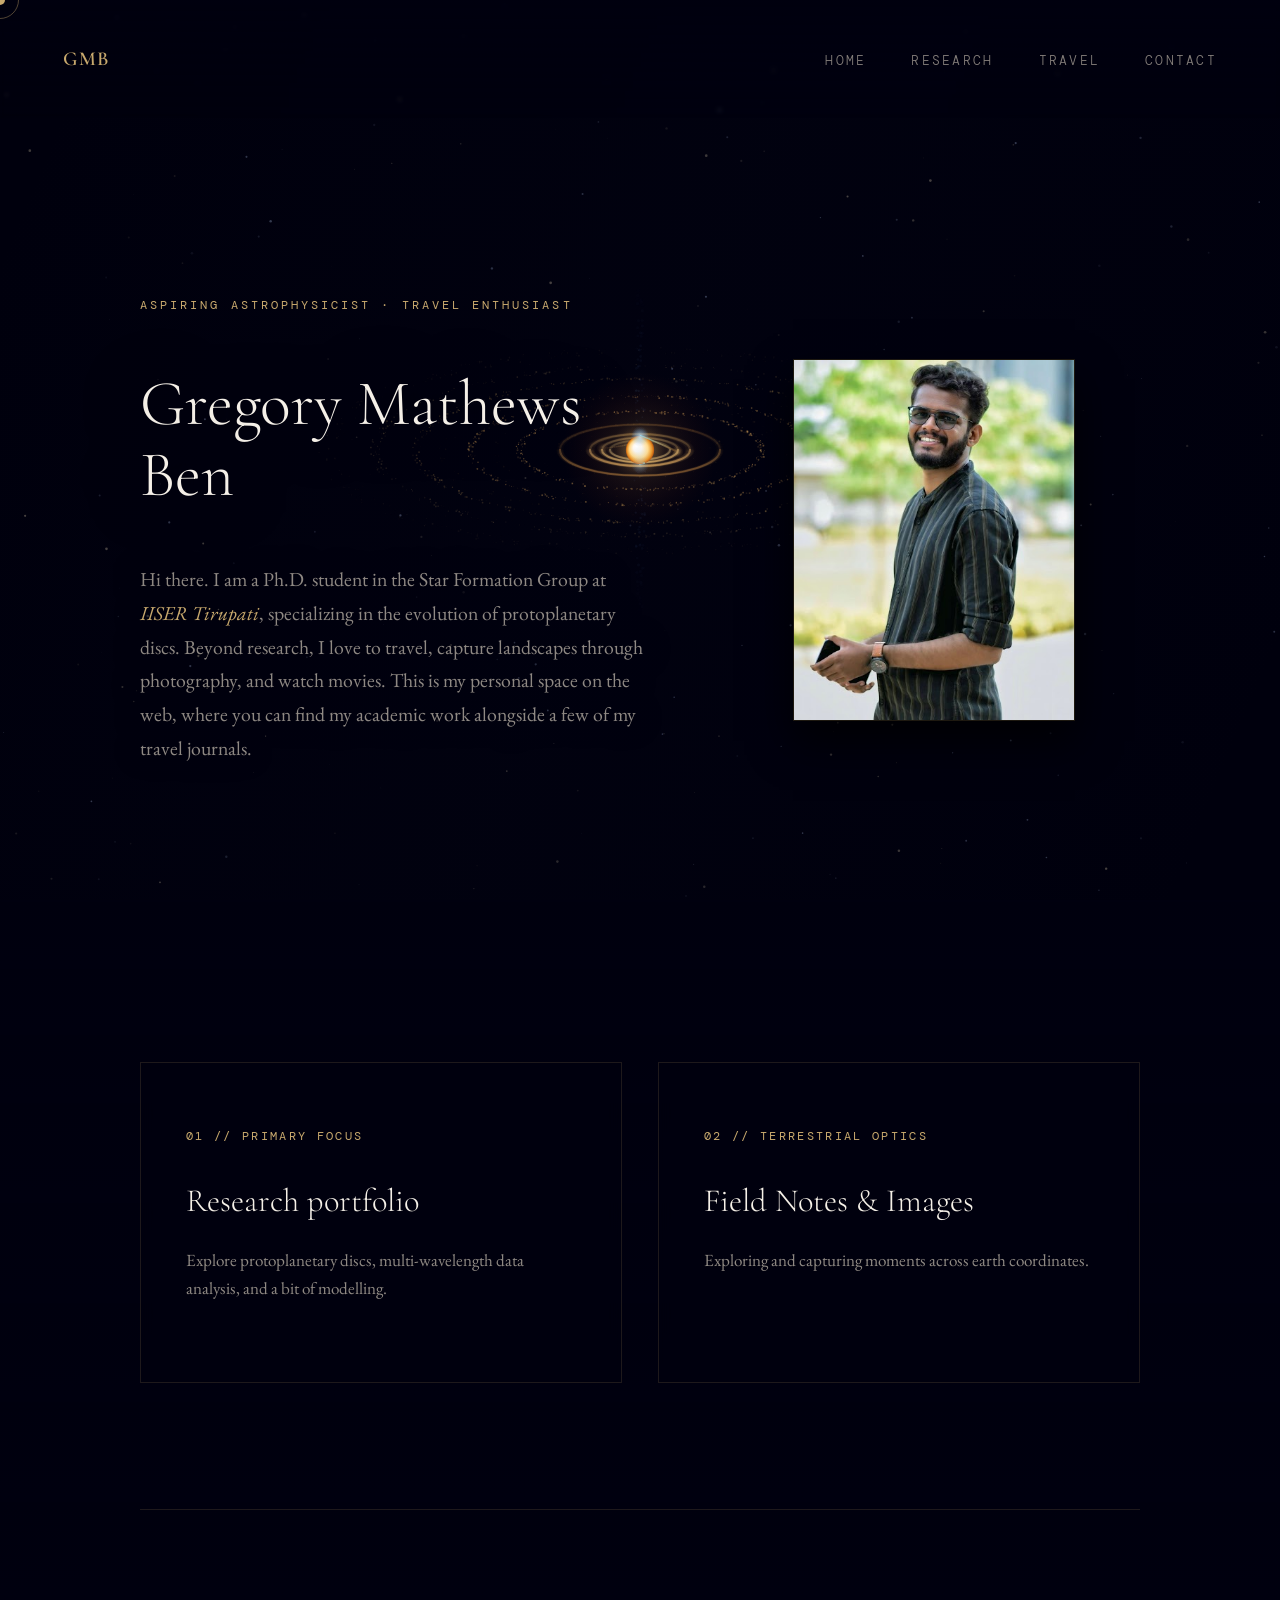
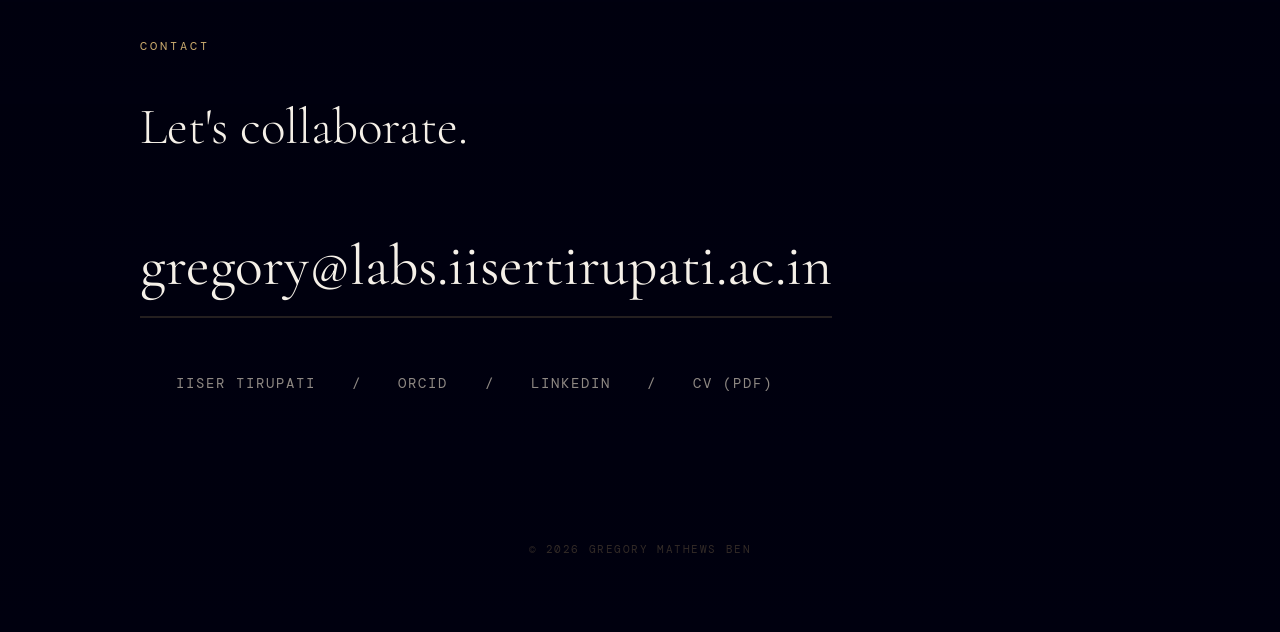
<file: index.html>
<!DOCTYPE html>
<html lang="en">
<head>
<meta charset="UTF-8">
<meta name="viewport" content="width=device-width, initial-scale=1.0">
<title>Gregory Mathews Ben · Astrophysics &amp; Observations</title>
<link rel="preconnect" href="https://fonts.googleapis.com">
<link href="https://fonts.googleapis.com/css2?family=EB+Garamond:ital,wght@0,400;0,500;1,400&family=Cormorant+Garamond:wght@300;400;600&family=DM+Mono:wght@300;400&display=swap" rel="stylesheet">

<link rel="stylesheet" href="css/style.css">

<style>
  /* Base setup to allow smooth background scrolling controls */
  body { padding: 0; margin: 0; position: relative; }

  /* FIXED BACKGROUND ENGINE: Stays anchored across all vertical scroll coordinates */
  #home-background {
    position: fixed;
    top: 0;
    left: 0;
    width: 100%;
    height: 100vh;
    z-index: 1; /* Behind all text elements */
    pointer-events: none;
  }
  #disc-canvas { width: 100%; height: 100%; display: block; }

  /* ── PERSISTENT SHIELD OVERLAY ── */
  /* This creates a clean gradient mask that deepens and softens the space lines 
     as you head down toward your reading content, maintaining clean readability */
  /* ── PERSISTENT SHIELD OVERLAY ── */
  .scroll-fade-overlay {
    position: absolute;
    top: 100vh; 
    left: 0;
    width: 100%;
    height: calc(100% - 100vh); 
    /* Slightly lightened the dark color values to let the stars pop through more */
    background: linear-gradient(to bottom, transparent 0%, rgba(0,0,15,0.2) 15%, rgba(0,0,15,0.6) 60%, rgba(0,0,15,0.8) 100%);
    
    /* FIXED: Blurness reduced down to 30% intensity */
    backdrop-filter: blur(1.2px); 
    -webkit-backdrop-filter: blur(1.2px);
    
    z-index: 2;
    pointer-events: none;
  }

  /* Main content wrappers sitting safely elevated on top of background logic */
  main { max-width: 1000px; margin: 0 auto; padding: 0 2rem; position: relative; z-index: 3; }

  #hero {
    position: relative; width: 100%; height: 100vh;
    display: flex; align-items: center; justify-content: center;
    padding-top: 5rem;
  }
  
  .hero-container {
    position: relative; z-index: 4; display: grid; grid-template-columns: 1.25fr 1fr; gap: 4rem; width: 100%; align-items: center;
  }
  .hero-text-side { text-align: left; pointer-events: none; }
  .hero-label { font-family: var(--font-mono); font-size: 0.68rem; letter-spacing: 0.25em; text-transform: uppercase; color: var(--gold); margin-bottom: 1rem; }
  .hero-name { font-family: var(--font-display); font-size: clamp(2.5rem, 5vw, 4rem); font-weight: 300; line-height: 1.1; text-shadow: 0 0 60px rgba(0,0,0,1); }
  .hero-welcome { font-size: 1.1rem; color: var(--muted); margin-top: 1.5rem; line-height: 1.7; text-shadow: 0 0 30px rgba(0,0,0,1); }
  .hero-welcome span { color: var(--gold); font-style: italic; }

  .hero-portrait-side { display: flex; justify-content: center; z-index: 5; }
  .portrait-frame { position: relative; width: 280px; height: 360px; border: 1px solid var(--border); background: #000; overflow: hidden; box-shadow: 0 20px 40px rgba(0,0,0,0.8); }
  .portrait-frame img { width: 100%; height: 100%; object-fit: cover; transition: transform 0.6s ease; }
  .portrait-frame:hover img { transform: scale(1.02); }

  /* Lower content panels look exceptionally sharp floating over the dynamic background overlay */
  /* ── PORTAL CARDS SIDE-BY-SIDE GRID ARCHITECTURE ── */
  /* ── PORTAL CARDS SIDE-BY-SIDE GRID ARCHITECTURE ── */
  #portals { 
    padding: 4rem 0 7rem 0; 
    border-bottom: 1px solid var(--border); 
  }
  
  /* Enforces a balanced side-by-side grid distribution layout */
  .portal-grid { 
    display: grid; 
    grid-template-columns: 1fr 1fr; /* Spreads cards side-by-side split evenly */
    gap: 2rem; 
    width: 100%;
  }
  
  .portal-card, 
  .portal-card:visited, 
  .portal-card:active, 
  .portal-card:focus {
    position: relative;
    overflow: hidden; 
    background: rgba(0, 0, 15, 0.5); 
    backdrop-filter: blur(8px);
    -webkit-backdrop-filter: blur(8px);
    border: 1px solid var(--border);
    padding: 3.5rem 2.5rem; 
    text-decoration: none; 
    display: block;
    z-index: 1;
    transition: border-color 0.4s ease, background 0.4s ease;
  }

  .portal-card:hover {
    border-color: rgba(200, 169, 110, 0.4);
    background: rgba(200, 169, 110, 0.06);
  }

  /* CRUCIAL TEXT COLOR OVERRIDES (Fixes Browser Purple Tint Issue) */
  .portal-card .portal-meta,
  .portal-card:visited .portal-meta {
    font-family: var(--font-mono); 
    font-size: 0.65rem; 
    color: var(--gold) !important; 
    letter-spacing: 0.2em; 
    text-transform: uppercase; 
    margin-bottom: 0.8rem;
    position: relative;
    z-index: 3;
  }

  .portal-card h2,
  .portal-card:visited h2 {
    font-family: var(--font-display); 
    font-size: 1.8rem; 
    font-weight: 300; 
    color: var(--white) !important; 
    margin-bottom: 0.8rem;
    position: relative;
    z-index: 3;
    transition: color 0.3s ease;
  }
  .portal-card:hover h2 {
    color: var(--gold-light) !important; 
  }

  .portal-card p,
  .portal-card:visited p {
    font-size: 0.95rem; 
    color: var(--muted) !important; 
    line-height: 1.6;
    position: relative;
    z-index: 3;
  }

  /* VECTOR WATERMARK ANIMATION SYSTEM CONTAINER */
  .card-svg-holder {
    position: absolute;
    right: -15px;
    bottom: -20px;
    width: 220px;
    height: 220px;
    z-index: 2;
    opacity: 0; 
    transform: scale(0.9) translateY(10px);
    filter: drop-shadow(0 0 15px rgba(200, 169, 110, 0.25));
    transition: opacity 0.6s cubic-bezier(0.16, 1, 0.3, 1), 
                transform 0.6s cubic-bezier(0.16, 1, 0.3, 1);
    pointer-events: none; 
  }
  .card-svg-holder svg { width: 100%; height: 100%; }

  .portal-card:hover .card-svg-holder {
    opacity: 1; 
    transform: scale(1) translateY(0);
  }

  /* Mobile Responsive rules for layout cards collapsing constraints */
  @media (max-width: 860px) {
    #hero { padding-top: 8rem; height: auto; min-height: 100vh; }
    .hero-container { grid-template-columns: 1fr; gap: 2.5rem; text-align: center; }
    .hero-text-side { text-align: center; }
    .hero-name { font-size: 2.2rem; }
    .hero-welcome { font-size: 1rem; line-height: 1.6; }
    .hero-portrait-side { order: -1; }
    .portrait-frame { width: 220px; height: 280px; }
    #portals { padding: 4rem 0; }
    .portal-grid { 
      grid-template-columns: 1fr !important; /* Stacks vertically only on mobile viewports */
      gap: 1.5rem; 
    }
    .portal-card { padding: 2.5rem 1.5rem; }
    .card-svg-holder { width: 150px; height: 150px; right: -10px; bottom: -10px; }
    #contact { padding: 4rem 0 2rem 0; }
    .contact-links-inline { flex-direction: column; gap: 0.8rem; align-items: center; }
  }
  #contact { padding: 7rem 0 4rem 0; }
  .sec-label { font-family: var(--font-mono); font-size: 0.65rem; letter-spacing: 0.25em; text-transform: uppercase; color: var(--gold); margin-bottom: 1rem; display: block; }
  .contact-title { font-family: var(--font-display); font-size: clamp(2rem, 4vw, 3rem); font-weight: 300; line-height: 1.1; }
  .email-massive { font-family: var(--font-display); font-size: clamp(1.8rem, 4.5vw, 3.5rem); color: var(--white); text-decoration: none; border-bottom: 2px solid var(--gold-dim); display: inline-block; margin: 1rem 0 3rem 0; transition: color 0.3s, border-color 0.3s; }
  .email-massive:hover { color: var(--gold); border-color: var(--gold); }
  
  .contact-links-inline { display: flex; gap: 2rem; font-family: var(--font-mono); font-size: 0.75rem; letter-spacing: 0.15em; text-transform: uppercase; color: var(--muted); }
  .contact-links-inline a { color: var(--muted); text-decoration: none; transition: color 0.2s; }
  .contact-links-inline a:hover { color: var(--gold); }

  footer { text-align: center; padding: 4rem 0; font-family: var(--font-mono); font-size: 0.62rem; letter-spacing: 0.14em; color: rgba(200,169,110,0.25); text-transform: uppercase; }

  @media (max-width: 860px) {
    #hero { height: auto; min-height: 90vh; padding-top: 7rem; }
    .hero-container { grid-template-columns: 1fr; gap: 2.5rem; text-align: center; }
    .hero-text-side { text-align: center; }
    .portrait-frame { width: 240px; height: 310px; }
    .portal-grid { grid-template-columns: 1fr; gap: 1.5rem; }
    .portal-card { padding: 2rem; }
    .scroll-fade-overlay { top: 90vh; height: calc(100% - 90vh); }
  }
</style>
</head>
<body>

<div id="cursor"></div>
<div id="cursor-ring"></div>

<nav>
  <a class="nav-logo" href="index.html">GMB</a>
  <ul class="nav-links">
    <li><a href="index.html">Home</a></li>
    <li><a href="research.html">Research</a></li>
    <li><a href="travel.html">Travel</a></li>
    <li><a href="#contact">Contact</a></li>
  </ul>
</nav>

<div id="home-background">
  <canvas id="disc-canvas"></canvas>
</div>

<div class="scroll-fade-overlay"></div>

<main>
  <section id="hero">
    <div class="hero-container">
      <div class="hero-text-side">
        <div class="hero-label">Aspiring Astrophysicist · Travel Enthusiast</div>
        <h1 class="hero-name">Gregory Mathews Ben</h1>
        <p class="hero-welcome">
          Hi there. I am a Ph.D. student in the Star Formation Group at <span>IISER Tirupati</span>, specializing in the evolution of protoplanetary discs. Beyond research, I love to travel, capture landscapes through photography, and watch movies. This is my personal space on the web, where you can find my academic work alongside a few of my travel journals.
        </p>
      </div>
      <div class="hero-portrait-side">
        <div class="portrait-frame">
          <img src="images/greg.jpg" alt="Gregory Mathews Ben Portrait">
        </div>
      </div>
    </div>
  </section>

 
<section id="portals">
  <div class="portal-grid">
    
    <a href="research.html" class="portal-card">
      <div class="portal-meta">01 // Primary Focus</div>
      <h2>Research portfolio</h2>
      <p>Explore protoplanetary discs, multi-wavelength data analysis, and a bit of modelling.</p>
      
      <div class="card-svg-holder">
        <svg viewBox="0 0 200 200" fill="none" xmlns="http://www.w3.org/2000/svg">
          <defs>
            <radialGradient id="starCore" cx="50%" cy="50%" r="50%">
              <stop offset="0%" stop-color="#ffffff" stop-opacity="0.9"/>
              <stop offset="40%" stop-color="var(--gold-light)" stop-opacity="0.4"/>
              <stop offset="100%" stop-color="var(--bg-space)" stop-opacity="0"/>
            </radialGradient>
          </defs>
          
          <circle cx="90" cy="110" r="25" fill="url(#starCore)" />
          <circle cx="90" cy="110" r="3" fill="#ffffff" />
          
          <ellipse cx="90" cy="110" rx="45" ry="16" stroke="var(--gold)" stroke-width="1" stroke-dasharray="4 4" opacity="0.4"/>
          <ellipse cx="90" cy="110" rx="70" ry="24" stroke="var(--gold-light)" stroke-width="1.2" opacity="0.25"/>
          <ellipse cx="90" cy="110" rx="95" ry="32" stroke="var(--gold)" stroke-width="0.8" stroke-dasharray="14 8" opacity="0.35"/>
          <ellipse cx="90" cy="110" rx="120" ry="40" stroke="var(--gold-light)" stroke-width="0.6" opacity="0.15"/>
          
          <g transform="translate(145, 55)">
            <path d="M-20 -10 C-15 15 15 15 20 -10" stroke="var(--gold-light)" stroke-width="1.5" fill="none" opacity="0.5"/>
            <path d="M-15 -3 L0 12 L15 -3 M0 12 L0 4" stroke="var(--gold)" stroke-width="0.8" opacity="0.4"/>
            <path d="M0 12 L0 24 M-8 24 L8 24" stroke="var(--gold)" stroke-width="1.2" opacity="0.4"/>
            <path d="M0 4 L-55 55" stroke="var(--gold-light)" stroke-width="0.7" stroke-dasharray="3 3" opacity="0.35"/>
          </g>
          
          <path d="M15 110 L30 110 M90 25 L90 40" stroke="var(--gold)" stroke-width="0.5" opacity="0.3"/>
          <path d="M115 130 L125 125 L135 132 L145 122 L155 135" stroke="var(--gold-light)" stroke-width="0.8" opacity="0.25"/>
        </svg>
      </div>
    </a>

    <a href="travel.html" class="portal-card">
      <div class="portal-meta">02 // Terrestrial Optics</div>
      <h2>Field Notes &amp; Images</h2>
      <p>Exploring and capturing moments across earth coordinates.</p>
      
      <div class="card-svg-holder">
        <svg viewBox="0 0 200 200" fill="none" xmlns="http://www.w3.org/2000/svg">
          <circle cx="100" cy="100" r="76" stroke="var(--gold)" stroke-width="0.8" opacity="0.2"/>
          <circle cx="100" cy="100" r="70" stroke="var(--gold-light)" stroke-width="1.5" opacity="0.35"/>
          
          <path d="M100 30 L135 55 M170 100 L135 135 M100 170 L65 145 M30 100 L65 65" stroke="var(--gold)" stroke-width="0.8" opacity="0.25"/>
          
          <path d="M45 135 L80 95 L120 130 L150 85 L175 120" stroke="var(--gold)" stroke-width="1" stroke-linejoin="round" opacity="0.3"/>
          <path d="M60 145 L105 105 L150 145" stroke="var(--gold-light)" stroke-width="1.5" stroke-linejoin="round" opacity="0.45"/>
          <path d="M105 115 Q101 128 103 136 T102 145" stroke="var(--white)" stroke-width="1" stroke-linecap="round" opacity="0.4"/>
          
          <path d="M25 135 Q60 55 155 45" stroke="var(--gold-light)" stroke-width="1" stroke-dasharray="4 4" opacity="0.4"/>
          
          <g transform="translate(155, 45) rotate(-5)">
            <path d="M0 0 L-12 -2 L-16 -12 L-19 -11 L-16 -1 L-26 -2 L-28 -6 L-30 -6 L-29 0 L-30 6 L-28 6 L-26 2 L-16 1 L-19 11 L-16 12 L-12 2 L0 0" fill="var(--gold-light)" opacity="0.6"/>
          </g>
          
          <path d="M100 12 L100 24 M100 176 L100 188 M12 100 L24 100 M176 100 L188 100" stroke="var(--gold)" stroke-width="0.8" opacity="0.3"/>
        </svg>
      </div>
    </a>

  </div>
</section>
  <section id="contact">
    <span class="sec-label">Contact</span>
    <div class="contact-hero">
      <h2 class="contact-title">Let's collaborate.</h2>
      <a href="mailto:gregory@labs.iisertirupati.ac.in" class="email-massive">gregory@labs.iisertirupati.ac.in</a>
      <div class="contact-links-inline">
        <span></span>
        <a href="https://www.iisertirupati.ac.in/" target="_blank">IISER Tirupati</a>
        <span>/</span>
        <a href="https://orcid.org/0009-0005-5716-3956" target="_blank">ORCID</a>
        <span>/</span>
        <a href="https://www.linkedin.com/in/gregorygmb6626" target="_blank">LinkedIn</a>
        <span>/</span>
        <a href="cv.pdf" target="_blank">CV (PDF)</a>
      </div>
    </div>
  </section>

  <footer>
    &copy; 2026 Gregory Mathews Ben 
  </footer>
</main>

<script src="js/disc-simulation.js"></script>
<script src="js/cursor.js"></script>
</body>
</html>
</file>
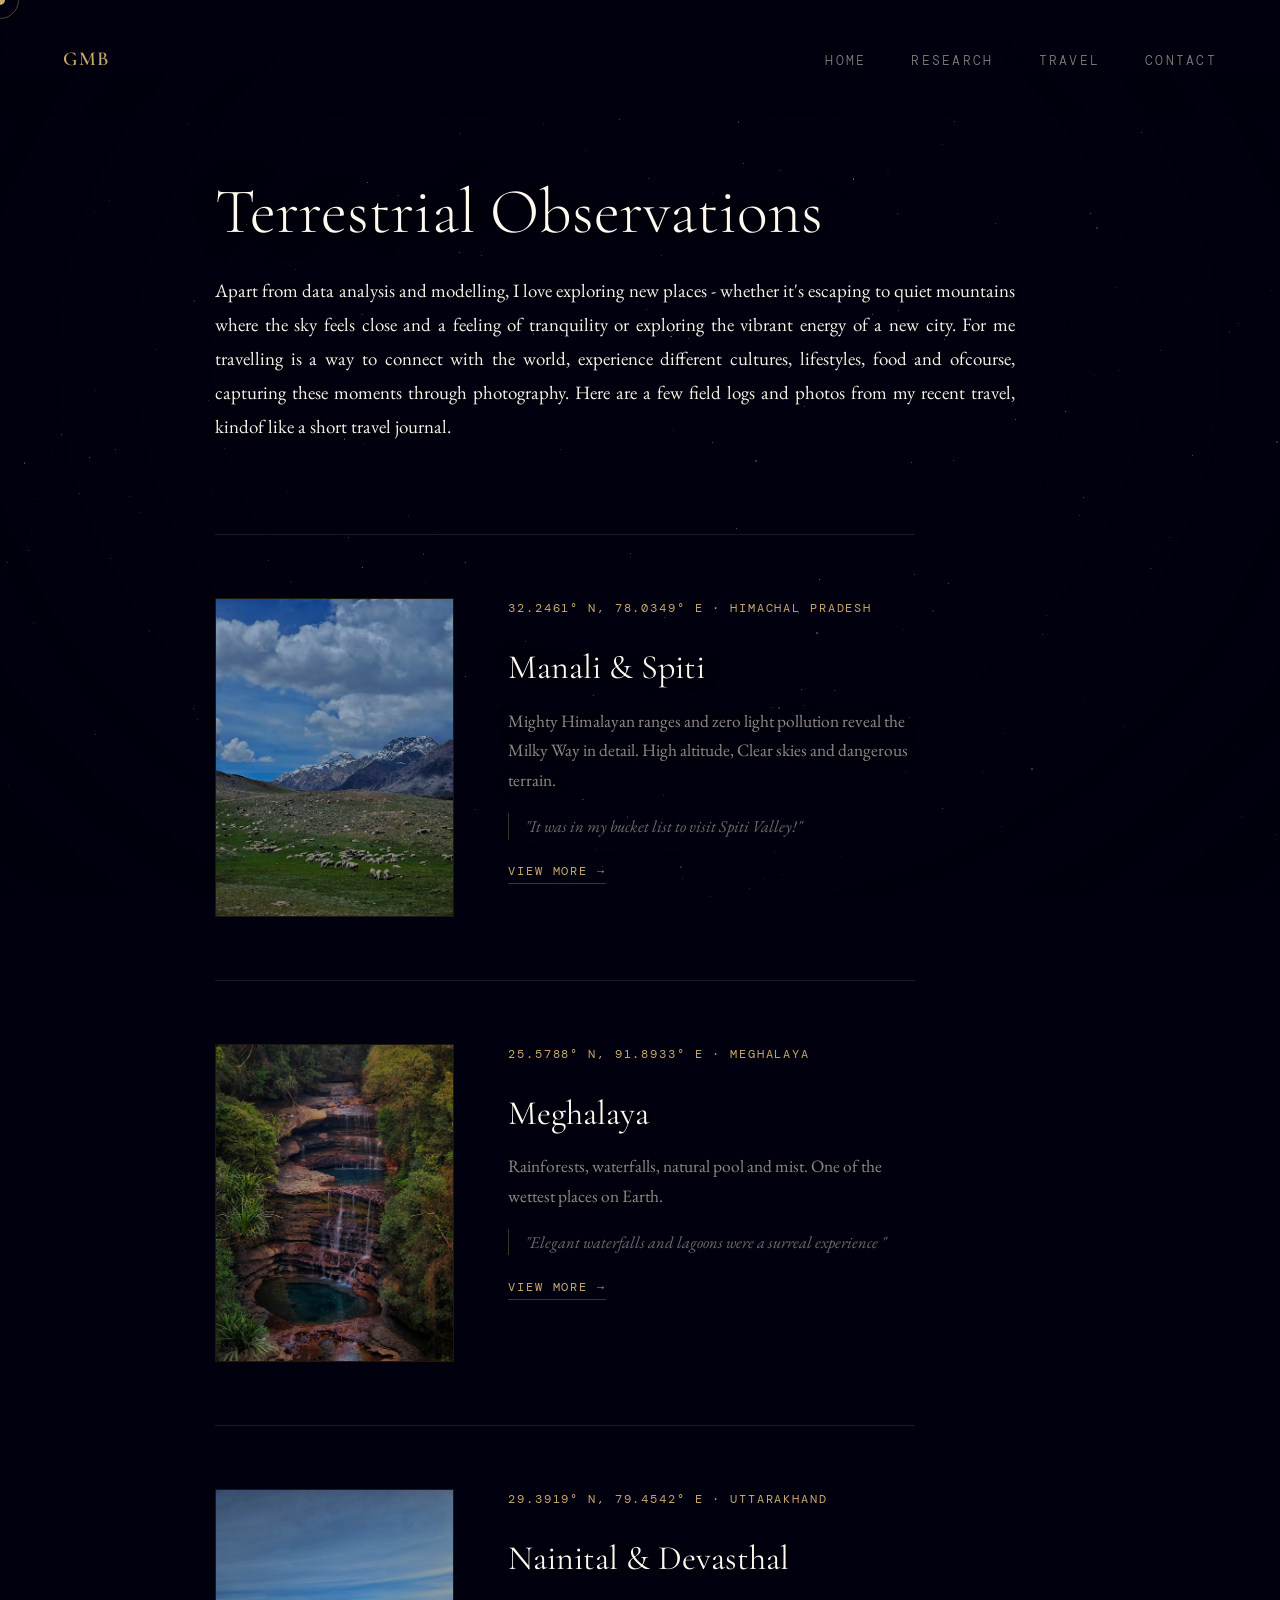
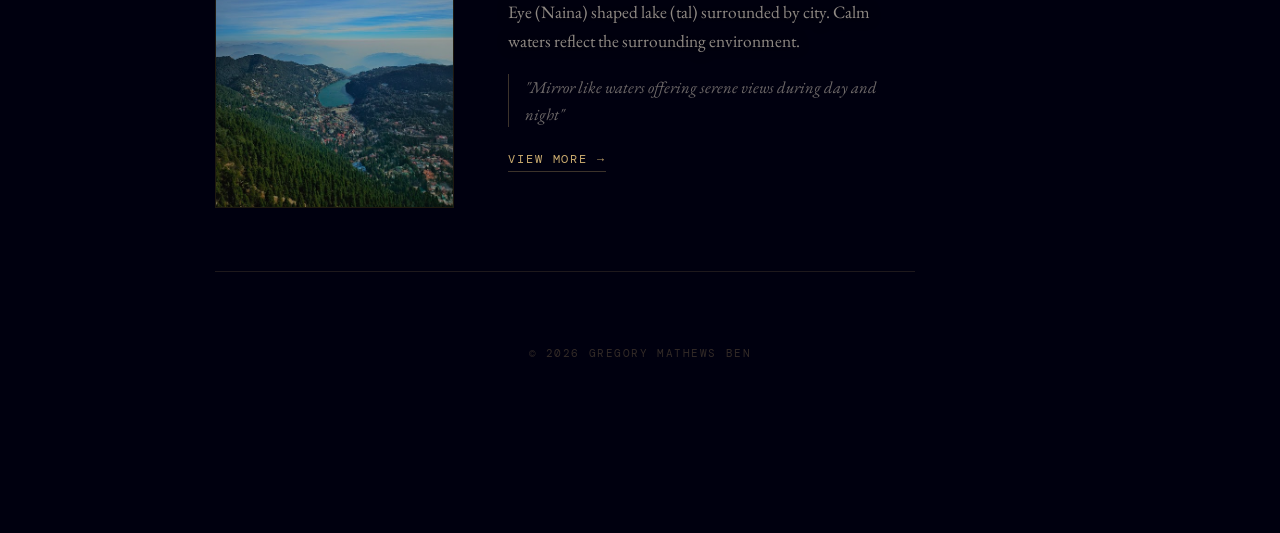
<file: travel.html>
<!DOCTYPE html>
<html lang="en">
<head>
<meta charset="UTF-8">
<meta name="viewport" content="width=device-width, initial-scale=1.0">
<title>Terrestrial Observations · Gregory Mathews Ben</title>
<link rel="preconnect" href="https://fonts.googleapis.com">
<link href="https://fonts.googleapis.com/css2?family=EB+Garamond:ital,wght@0,400;0,500;1,400&family=Cormorant+Garamond:wght@300;400;600&family=DM+Mono:wght@300;400&display=swap" rel="stylesheet">
<link rel="stylesheet" href="css/style.css">

<style>
  body {
    background: #00000f;
    padding: 0;
    position: relative;
  }

  /* Subtle static star field — no disc, just quiet deep space */
  #travel-background {
    position: fixed;
    top: 0; left: 0;
    width: 100%; height: 100vh;
    z-index: 1;
    pointer-events: none;
    overflow: hidden;
  }
  .static-star {
    position: absolute;
    border-radius: 50%;
    background: #fff;
    animation: twinkle var(--sp) ease-in-out infinite alternate;
    opacity: var(--op);
  }
  @keyframes twinkle {
    from { opacity: var(--op); }
    to   { opacity: calc(var(--op) * 0.25); }
  }

  /* Gradient vignette so stars fade toward the content */
  .travel-vignette {
    position: fixed;
    inset: 0;
    z-index: 2;
    pointer-events: none;
    background: radial-gradient(ellipse at 50% 40%, transparent 30%, rgba(0,0,12,0.55) 100%);
  }

  .wrapper {
    max-width: 850px;
    margin: 0 auto;
    padding: 7rem 2rem 6rem 2rem;
    position: relative;
    z-index: 3;
  }

  /* ── Page header ── */
  .page-label {
    font-family: var(--font-mono);
    font-size: 0.65rem;
    letter-spacing: 0.25em;
    text-transform: uppercase;
    color: var(--gold);
    margin-bottom: 1rem;
    display: block;
  }
  h1 {
    font-family: var(--font-display);
    font-weight: 300;
    font-size: clamp(2.5rem, 5vw, 3.8rem);
    color: #fff9f0;
    line-height: 1.1;
    margin-bottom: 1.5rem;
    text-shadow: 0 0 30px rgba(0,0,0,1), 0 4px 12px rgba(0,0,0,1);
  }
  .page-intro {
    font-size: 1.05rem;
    color: #f5f0e8;
    line-height: 1.8;
    max-width: 800px;
    margin-bottom: 5rem;
    text-shadow: 0 0 5px rgba(0,0,0,1);
    text-align: justify; 
  }

  /* ── Travel entries ── */
  .travel-list {
    display: flex;
    flex-direction: column;
  }

  .travel-row {
    display: grid;
    grid-template-columns: 1fr 1.7fr;
    gap: 3rem;
    max-width: 700px;
    padding: 3.5rem 0;
    border-top: 1px solid var(--border);
    align-items: start;
  }
  .travel-row:last-child {
    border-bottom: 1px solid var(--border);
  }

  /* Image */
  .travel-img-wrap {
    display: block;
    overflow: hidden;
    border: 1px solid var(--border);
    background: #000;
    
    transition: border-color 0.3s;
  }
  .travel-img-wrap:hover {
    border-color: rgba(200,169,110,0.4);
  }
  .travel-img-wrap img {
    width: 100%;
    height: auto;
    display: block;
    filter: grayscale(10%) brightness(0.78);
    transition: transform 0.55s ease, filter 0.55s ease;
  }
  .travel-img-wrap:hover img {
    transform: scale(1.03);
    filter: grayscale(0%) brightness(0.95);
  }

  /* Text side */
  .travel-meta {
    font-family: var(--font-mono);
    font-size: 0.65rem;
    color: var(--gold);
    letter-spacing: 0.16em;
    text-transform: uppercase;
    margin-bottom: 0.7rem;
  }
  .travel-row h2 {
    font-family: var(--font-display);
    font-size: 1.9rem;
    font-weight: 400;
    color: #fff9f0;
    line-height: 1.2;
    margin-bottom: 0.8rem;
    text-shadow: 0 0 15px rgba(0,0,0,1);
  }
  .travel-row p {
    font-size: 0.97rem;
    color: var(--muted);
    line-height: 1.7;
    text-shadow: 0 0 12px rgba(0,0,0,1);
  }
  .travel-note {
    font-style: italic;
    font-size: 0.92rem;
    color: rgba(220,210,195,0.5);
    border-left: 1px solid rgba(200,169,110,0.3);
    padding-left: 0.9rem;
    margin-top: 1rem;
    line-height: 1.6;
  }
  .travel-read-link {
    display: inline-block;
    margin-top: 1.2rem;
    font-family: var(--font-mono);
    font-size: 0.65rem;
    letter-spacing: 0.16em;
    text-transform: uppercase;
    color: var(--gold);
    text-decoration: none;
    border-bottom: 1px solid rgba(200,169,110,0.3);
    padding-bottom: 2px;
    transition: border-color 0.2s, color 0.2s;
  }
  .travel-read-link:hover {
    color: var(--gold-light);
    border-color: var(--gold);
  }

  footer {
    text-align: center;
    padding: 4rem 0 3rem 0;
    font-family: var(--font-mono);
    font-size: 0.62rem;
    letter-spacing: 0.14em;
    color: rgba(200,169,110,0.25);
    text-transform: uppercase;
  }

  /* ── Mobile ── */
  @media (max-width: 768px) {
    .wrapper { padding-top: 5.5rem; }
    .travel-row {
      grid-template-columns: 1fr;
      gap: 1.5rem;
      padding: 2.5rem 0;
    }
    .travel-img-wrap img { height: auto; }
  }
</style>
</head>
<body>

<div id="cursor"></div>
<div id="cursor-ring"></div>

<!-- Static star-field background -->
<div id="travel-background" id="stars-bg"></div>
<div class="travel-vignette"></div>

<nav>
  <a class="nav-logo" href="index.html">GMB</a>
  <ul class="nav-links">
    <li><a href="index.html">Home</a></li>
    <li><a href="research.html">Research</a></li>
    <li><a href="travel.html">Travel</a></li>
    <li><a href="index.html#contact">Contact</a></li>
  </ul>
</nav>

<div class="wrapper">
  <span class="page-label"></span>
  <h1>Terrestrial Observations</h1>
  <p class="page-intro">
    Apart from data analysis and modelling, I love exploring new places - whether it's escaping to quiet mountains where the sky feels close and a feeling of tranquility or exploring the vibrant energy of a new city. For me travelling
    is a way to connect with the world, experience different cultures, lifestyles, food and ofcourse, capturing these moments through photography.
    Here are a few field logs and photos from my recent travel, kindof like a short travel journal.
  </p>

  <div class="travel-list">

    <div class="travel-row">
      <a href="travelogues/spiti.html" class="travel-img-wrap">
        <img src="images/spiti/spiti1.jpg" alt="Spiti Valley">
      </a>
      <div>
        <div class="travel-meta">32.2461° N, 78.0349° E · Himachal Pradesh</div>
        <h2>Manali &amp; Spiti</h2>
        <p>Mighty Himalayan ranges and zero light pollution reveal the Milky Way in detail. High altitude, Clear skies and dangerous terrain.</p>
        <div class="travel-note">"It was in my bucket list to visit Spiti Valley!"</div>
        <a href="travelogues/spiti.html" class="travel-read-link">View more →</a>
      </div>
    </div>

    <div class="travel-row">
      <a href="travelogues/meghalaya.html" class="travel-img-wrap">
        <img src="images/megh/megh1.jpg" alt="Meghalaya">
      </a>
      <div>
        <div class="travel-meta">25.5788° N, 91.8933° E · Meghalaya</div>
        <h2>Meghalaya</h2>
        <p>Rainforests, waterfalls, natural pool and mist. One of the wettest places on Earth.</p>
        <div class="travel-note">"Elegant waterfalls and lagoons were a surreal experience "</div>
        <a href="travelogues/meghalaya.html" class="travel-read-link">View more →</a>
      </div>
    </div>

    <div class="travel-row">
      <a href="travelogues/nainital.html" class="travel-img-wrap">
        <img src="images/nain/nain5.jpg" alt="Nainital">
      </a>
      <div>
        <div class="travel-meta">29.3919° N, 79.4542° E · Uttarakhand</div>
        <h2>Nainital & Devasthal </h2>
        <p>Eye (Naina) shaped lake (tal)  surrounded by city. Calm waters reflect the surrounding environment.</p>
        <div class="travel-note">"Mirror like waters offering serene views during day and night"</div>
        <a href="travelogues/nainital.html" class="travel-read-link">View more →</a>
      </div>
    </div>

  </div>

  <footer>
    &copy; 2026 Gregory Mathews Ben
  </footer>
</div>

<script src="js/cursor.js"></script>
<script>
  // Generate gentle static star field — no animation engine needed
  (function () {
    const bg = document.getElementById('travel-background');
    const count = 220;
    for (let i = 0; i < count; i++) {
      const star = document.createElement('div');
      star.className = 'static-star';
      const size = Math.random() * 1.4 + 0.2;
      const op   = (Math.random() * 0.35 + 0.08).toFixed(2);
      const sp   = (3 + Math.random() * 5).toFixed(1) + 's';
      const delay = (Math.random() * 6).toFixed(1) + 's';
      star.style.cssText = `
        width: ${size}px; height: ${size}px;
        top: ${Math.random() * 100}%;
        left: ${Math.random() * 100}%;
        --op: ${op}; --sp: ${sp};
        animation-delay: ${delay};
      `;
      bg.appendChild(star);
    }
  })();
</script>
</body>
</html>
</file>
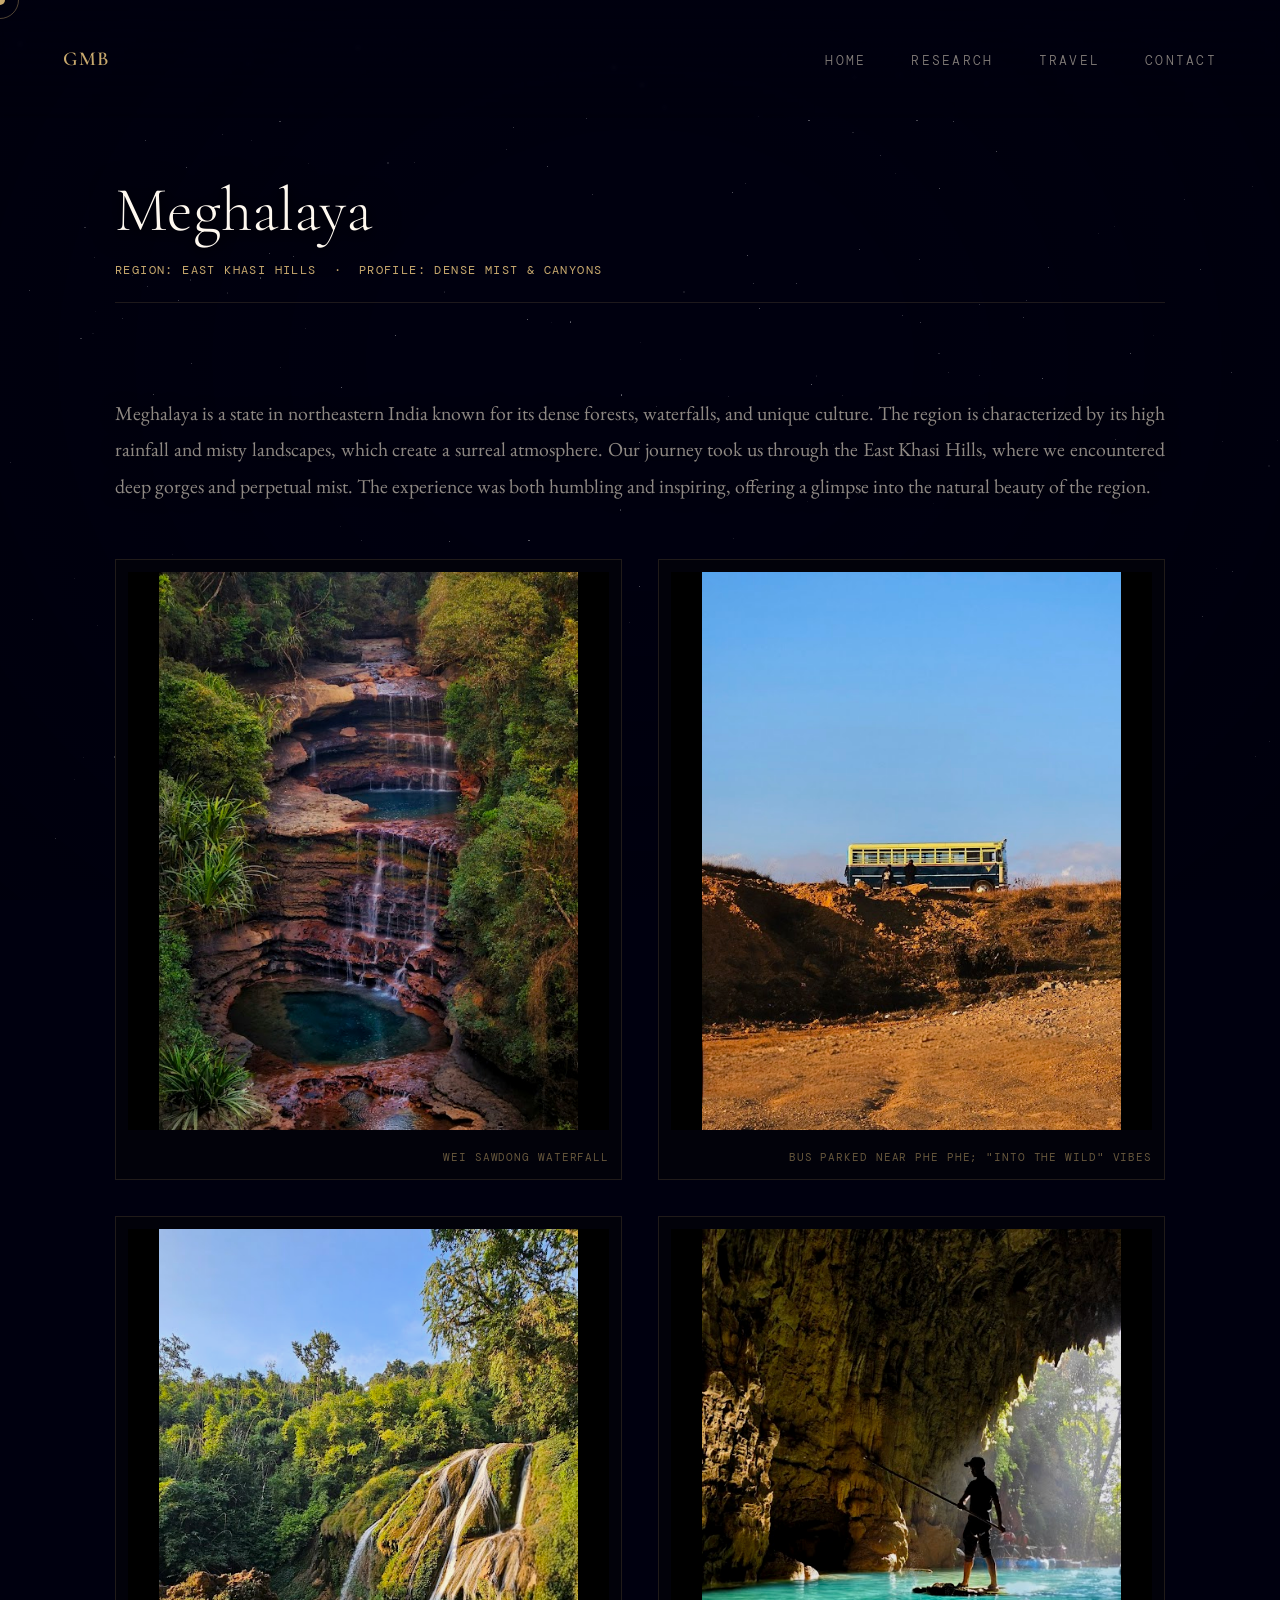
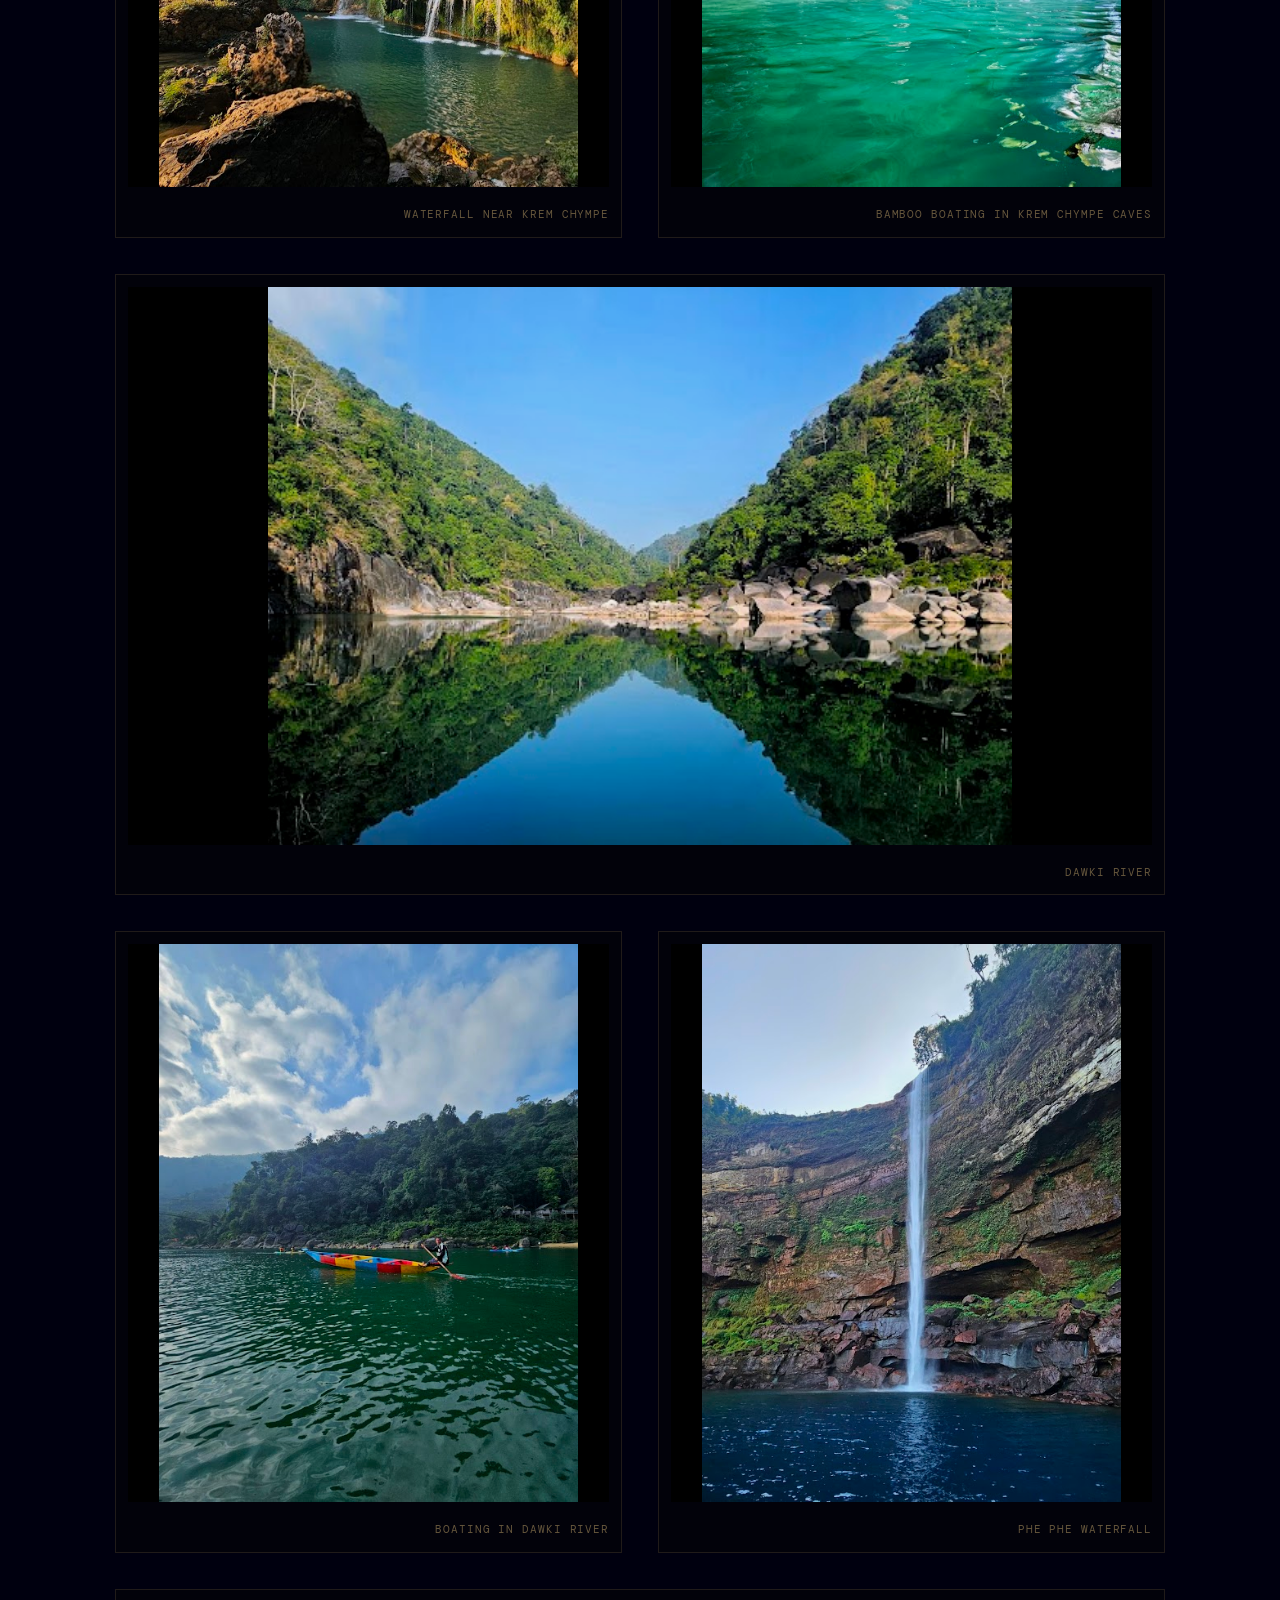
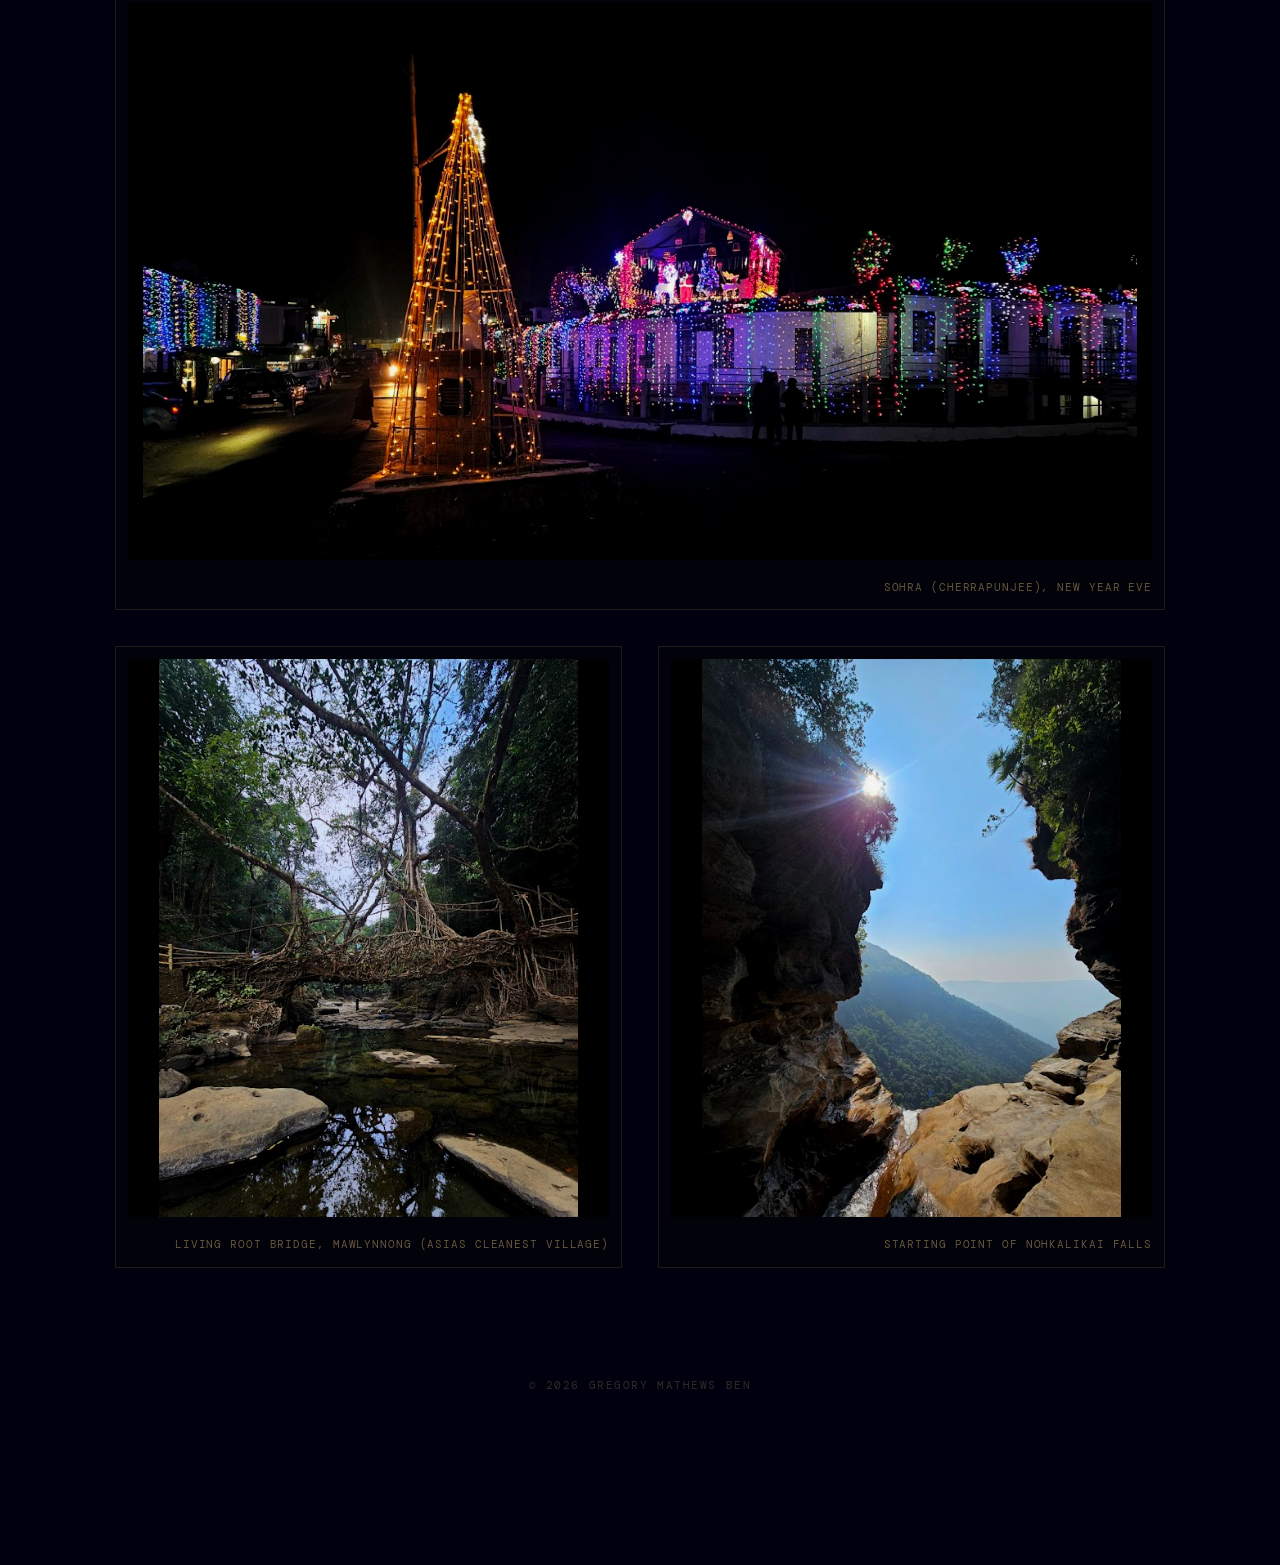
<file: travelogues/meghalaya.html>
<!DOCTYPE html>
<html lang="en">
<head>
<meta charset="UTF-8">
<meta name="viewport" content="width=device-width, initial-scale=1.0">
<title>Field Log: Megahalaya· Gregory Mathews Ben</title>
<link rel="preconnect" href="https://fonts.googleapis.com">
<link href="https://fonts.googleapis.com/css2?family=EB+Garamond:ital,wght@0,400;0,500;1,400&family=Cormorant+Garamond:wght@300;400;600&family=DM+Mono:wght@300;400&display=swap" rel="stylesheet">
<link rel="stylesheet" href="../css/style.css">

<style>
  body {
    background: #00000f;
    padding: 0;
    position: relative;
  }

  /* Static star field */
  #travel-background {
    position: fixed;
    top: 0; left: 0;
    width: 100%; height: 100vh;
    z-index: 1;
    pointer-events: none;
    overflow: hidden;
  }
  .static-star {
    position: absolute;
    border-radius: 50%;
    background: #fff;
    animation: twinkle var(--sp) ease-in-out infinite alternate;
    opacity: var(--op);
  }
  @keyframes twinkle {
    from { opacity: var(--op); }
    to   { opacity: calc(var(--op) * 0.25); }
  }
  .travel-vignette {
    position: fixed;
    inset: 0;
    z-index: 2;
    pointer-events: none;
    background: radial-gradient(ellipse at 50% 40%, transparent 30%, rgba(0,0,12,0.55) 100%);
  }

  .wrapper {
    max-width: 1050px;
    margin: 0 auto;
    padding: 7rem 2rem 6rem 2rem;
    position: relative;
    z-index: 3;
  }

  .back-btn {
    font-family: var(--font-mono);
    font-size: 0.65rem;
    color: var(--gold);
    text-decoration: none;
    text-transform: uppercase;
    letter-spacing: 0.18em;
    display: inline-block;
    margin-bottom: 3rem;
    border-bottom: 1px solid rgba(200,169,110,0.25);
    padding-bottom: 2px;
    transition: color 0.2s, border-color 0.2s;
  }
  .back-btn:hover { color: var(--gold-light); border-color: var(--gold); }

  .page-label {
    font-family: var(--font-mono);
    font-size: 0.65rem;
    letter-spacing: 0.25em;
    text-transform: uppercase;
    color: var(--gold);
    margin-bottom: 0.8rem;
    display: block;
  }
  h1 {
    font-family: var(--font-display);
    font-weight: 300;
    font-size: clamp(2.2rem, 5vw, 3.5rem);
    color: #fff9f0;
    line-height: 1.1;
    margin-bottom: 0.8rem;
    text-shadow: 0 0 30px rgba(0,0,0,1), 0 4px 12px rgba(0,0,0,1);
  }
  .log-meta {
    font-family: var(--font-mono);
    font-size: 0.65rem;
    color: var(--gold);
    letter-spacing: 0.12em;
    text-transform: uppercase;
    margin-bottom: 3rem;
    border-bottom: 1px solid var(--border);
    padding-bottom: 1.2rem;
  }

  .log-entry {
    max-width: 780px;
    font-size: 1.1rem;
    color: var(--muted);
    line-height: 1.85;
    margin-bottom: 4rem;
    text-shadow: 0 0 15px rgba(0,0,0,1);
  }
  .log-entry p + p { margin-top: 1.2rem; }

  /* ── MASTER CORE PACKING ENGINE GALLERY GRID ── */
  .gallery {
    display: grid;
    /* Explicitly builds exactly two uniform columns side-by-side */
    grid-template-columns: repeat(2, 1fr) !important; 
    gap: 2rem;
    margin-top: 2rem;
    /* Locks the automatic flow to packing layouts tightly */
    grid-auto-flow: dense !important; 
  }

  .gallery-item {
    border: 1px solid var(--border);
    background: #02020a;
    padding: 12px;
    display: block; /* Removed flex here to prevent browser rendering bugs */
    width: 100%;
    box-sizing: border-box;
    transition: border-color 0.4s ease, transform 0.4s ease, box-shadow 0.4s ease;
  }
  .gallery-item:hover { 
    border-color: rgba(200,169,110,0.4); 
    transform: translateY(-4px);
    box-shadow: 0 15px 30px rgba(0,0,0,0.7);
  }
  .gallery .text-entry-span {
    grid-column: span 2 !important; /* Spans smoothly across the horizontal display */
    padding: 1rem 0;
    column-count: 1; /* Automatically splits text into two side-by-side reading flows */
    column-gap: 2.5rem; /* Generates a clean gutter channel between column breaks */
    box-sizing: border-box;
  }

  .gallery .text-entry-span p {
    font-size: 1.1rem;
    color: var(--muted);
    line-height: 1.85;
    text-shadow: 0 0 15px rgba(0,0,0,1);
    margin-bottom: 0;
    text-align: justify; /* Aligns text edges elegantly like a real publication */
  }
  /* CRUCIAL FIX: Forcing explicit structural spans */
  .gallery-item.landscape-16-9 {
    grid-column: span 2 !important; /* Stretches completely wide on desktop */
  }
  .gallery-item.portrait-3-4 {
    grid-column: span 1 !important; /* Locks side-by-side tightly on desktop */
  }

  .gallery-item .img-box {
    width: 100% !important;
    overflow: hidden;
    background: #000;
    display: flex;
    align-items: center;
    justify-content: center;
    max-height: 62vh !important; /* Caps view bounding to fit on screen */
  }

  /* Aspect ratio anchors mapping structural scaling frames */
  .landscape-16-9 .img-box { aspect-ratio: 16 / 9 !important; }
  .portrait-3-4 .img-box { aspect-ratio: 3 / 4 !important; }

  .gallery-item img {
    display: block;
    width: 100% !important;
    height: 100% !important;
    object-fit: contain !important; /* Fits entire photograph in one view window */
    filter: brightness(0.95) contrast(1.02);
    transition: filter 0.4s, transform 0.6s cubic-bezier(0.16, 1, 0.3, 1);
  }
  .gallery-item:hover img { 
    filter: brightness(1.02) contrast(1.05); 
    transform: scale(1.015);
  }

  .photo-caption {
    font-family: var(--font-mono);
    font-size: 0.62rem;
    color: rgba(200,169,110,0.5);
    text-transform: uppercase;
    margin-top: 1rem;
    text-align: right;
    letter-spacing: 0.08em;
  }

  footer {
    text-align: center;
    padding: 6rem 0 3rem 0;
    font-family: var(--font-mono);
    font-size: 0.62rem;
    letter-spacing: 0.14em;
    color: rgba(200,169,110,0.25);
    text-transform: uppercase;
  }

  /* Responsive parameters collapse columns on small viewports */
  /* ── FULL MOBILE RESPONSIVE PLATFORM OVERHAUL ── */
  @media (max-width: 768px) {
    /* Tighten global wrapper spacing scales for small phone displays */
    .wrapper { 
      padding: 5.5rem 1rem 3rem 1rem !important; 
      max-width: 100% !important;
      box-sizing: border-box;
    }
    
    h1 {
      font-size: 1.8rem !important;
      line-height: 1.2 !important;
      margin-bottom: 0.5rem !important;
      text-shadow: 0 2px 4px rgba(0, 0, 5, 0.8);
    }

    .log-meta {
      margin-bottom: 1.5rem !important;
      padding-bottom: 0.8rem !important;
      font-size: 0.6rem !important;
    }

    .log-entry {
      font-size: 0.95rem !important;
      line-height: 1.65 !important;
      margin-bottom: 2rem !important;
    }

    /* ── RESET GRID OVERFLOW CONSTRAINT ── */
    .gallery { 
      display: flex !important;
      flex-direction: column !important; /* Completely bypasses complex grid math to stack vertically */
      gap: 2rem !important; 
      width: 100% !important;
      min-width: 0 !important;
    }

    /* Force every individual card box to occupy 100% full screen width */
    .gallery-item {
      width: 100% !important;
      max-width: 100% !important;
      display: block !important;
      box-sizing: border-box !important;
      padding: 12px !important;
      margin: 0 0 0.5rem 0 !important;
    }

    .gallery-item.landscape-16-9, 
    .gallery-item.portrait-3-4 { 
      width: 100% !important;
      max-width: 100% !important;
    }

    /* Keep the image preview box clean and uncropped */
    .gallery-item .img-box {
      width: 100% !important;
      max-height: 45vh !important; 
      overflow: hidden !important;
    }

    /* Re-balance aspect ratio locks safely on small devices */
    .portrait-3-4 .img-box { 
      aspect-ratio: 4 / 5 !important; /* Slightly wider crop window for compact devices */
    }
    .landscape-16-9 .img-box { 
      aspect-ratio: 16 / 10 !important; 
    }

    .gallery-item img {
      width: 100% !important;
      height: 100% !important;
      object-fit: contain !important;
    }

    /* ── CAPTION TEXT ALIGNMENT REPAIR ── */
    /* Expands text bounds across the full width of the card box */
    .photo-caption {
      font-size: 0.65rem !important;
      margin-top: 0.8rem !important;
      text-align: left !important; /* Left alignment looks cleaner on phone frames */
      line-height: 1.4 !important;
      width: 100% !important;
      display: block !important;
      white-space: normal !important; /* Allows text to wrap normally onto new lines */
      letter-spacing: 0.05em !important;
    }

    /* Clean narrative text rows on mobile */
    .gallery .text-entry-span { 
      column-count: 1 !important; /* Disables two-column newspaper layouts on mobile */
      padding: 0.5rem 0 !important;
      width: 100% !important;
    }
    
    .gallery .text-entry-span p {
      font-size: 0.95rem !important;
      line-height: 1.65 !important;
      text-align: left !important;
    }
  }
</style>
</head>
<body>

<div id="cursor"></div>
<div id="cursor-ring"></div>

<div id="travel-background"></div>
<div class="travel-vignette"></div>

<nav>
  <a class="nav-logo" href="../index.html">GMB</a>
  <ul class="nav-links">
    <li><a href="../index.html">Home</a></li>
    <li><a href="../research.html">Research</a></li>
    <li><a href="../travel.html">Travel</a></li>
    <li><a href="../index.html#contact">Contact</a></li>
  </ul>
</nav>

<div class="wrapper">
  
  <h1>Meghalaya</h1>
  <div class="log-meta">Region: East Khasi Hills &nbsp;·&nbsp; Profile: Dense Mist & Canyons</div>

  

  <div class="gallery">
    <div class="text-entry-span">
      <p>Meghalaya is a state in northeastern India known for its dense forests, waterfalls, and unique culture. The region is characterized by its high rainfall and misty landscapes, which create a surreal atmosphere. Our journey took us through the East Khasi Hills, where we encountered deep gorges and perpetual mist. The experience was both humbling and inspiring, offering a glimpse into the natural beauty of the region.</p>
    </div>
    <div class="gallery-item portrait-3-4">
      <div class="img-box">
        <img src="../images/megh/megh1.jpg" alt="Meghalaya Landscape">
      </div>
      <div class="photo-caption">Wei sawdong Waterfall</div>
    </div>
    <div class="gallery-item portrait-3-4">
      <div class="img-box">
        <img src="../images/megh/megh4.jpg" alt="Kaza Monastery Landscape">
      </div>
      <div class="photo-caption">Bus Parked near Phe Phe; "Into the wild" Vibes</div>
    </div>
    
    <div class="gallery-item portrait-3-4">
      <div class="img-box">
        <img src="../images/megh/megh6.jpg" alt="Spiti Stargazing Trail">
      </div>
      <div class="photo-caption">Waterfall near Krem Chympe</div>
    </div>
    
    <div class="gallery-item portrait-3-4">
      <div class="img-box">
        <img src="../images/megh/megh7.jpg" alt="Meghalaya Landscape">
      </div>
      <div class="photo-caption">Bamboo boating in Krem Chympe Caves</div>
    </div>
    
    <div class="gallery-item landscape-16-9">
      <div class="img-box">
        <img src="../images/megh/megh5.jpg" alt="Meghalaya Landscape">
      </div>
      <div class="photo-caption">Dawki river</div>
    </div>

    <div class="gallery-item portrait-3-4">
      <div class="img-box">
        <img src="../images/megh/megh2.jpg" alt="Spiti Landscape Profile">
      </div>
      <div class="photo-caption">Boating in DAWKI river</div>
    </div>
    
    <div class="gallery-item portrait-3-4">
      <div class="img-box">
        <img src="../images/megh/megh10.jpg" alt="High Altitude Pass">
      </div>
      <div class="photo-caption">Phe Phe Waterfall</div>
    </div>
    <div class="gallery-item landscape-16-9">
      <div class="img-box">
        <img src="../images/megh/megh8.webp" alt="Meghalaya Landscape">
      </div>
      <div class="photo-caption">Sohra (Cherrapunjee), New Year eve</div>
    </div>
    <div class="gallery-item portrait-3-4">
      <div class="img-box">
        <img src="../images/megh/megh11.jpg" alt="High Altitude Pass">
      </div>
      <div class="photo-caption">Living root bridge, Mawlynnong (Asias Cleanest Village)</div>
    </div>
    <div class="gallery-item portrait-3-4">
      <div class="img-box">
        <img src="../images/megh/megh9.jpg" alt="High Altitude Pass">
      </div>
      <div class="photo-caption">Starting point of Nohkalikai Falls</div>
    </div>
  </div>


  <footer>
    &copy; 2026 Gregory Mathews Ben
  </footer>
</div>

<script src="../js/cursor.js"></script>
<script>
  (function () {
    const bg = document.getElementById('travel-background');
    for (let i = 0; i < 220; i++) {
      const star = document.createElement('div');
      star.className = 'static-star';
      const size  = Math.random() * 1.4 + 0.2;
      const op    = (Math.random() * 0.35 + 0.08).toFixed(2);
      const sp    = (3 + Math.random() * 5).toFixed(1) + 's';
      const delay = (Math.random() * 6).toFixed(1) + 's';
      star.style.cssText = `
        width:${size}px; height:${size}px;
        top:${Math.random()*100}%; left:${Math.random()*100}%;
        --op:${op}; --sp:${sp}; animation-delay:${delay};
      `;
      bg.appendChild(star);
    }
  })();
</script>

</body>
</html>
</file>
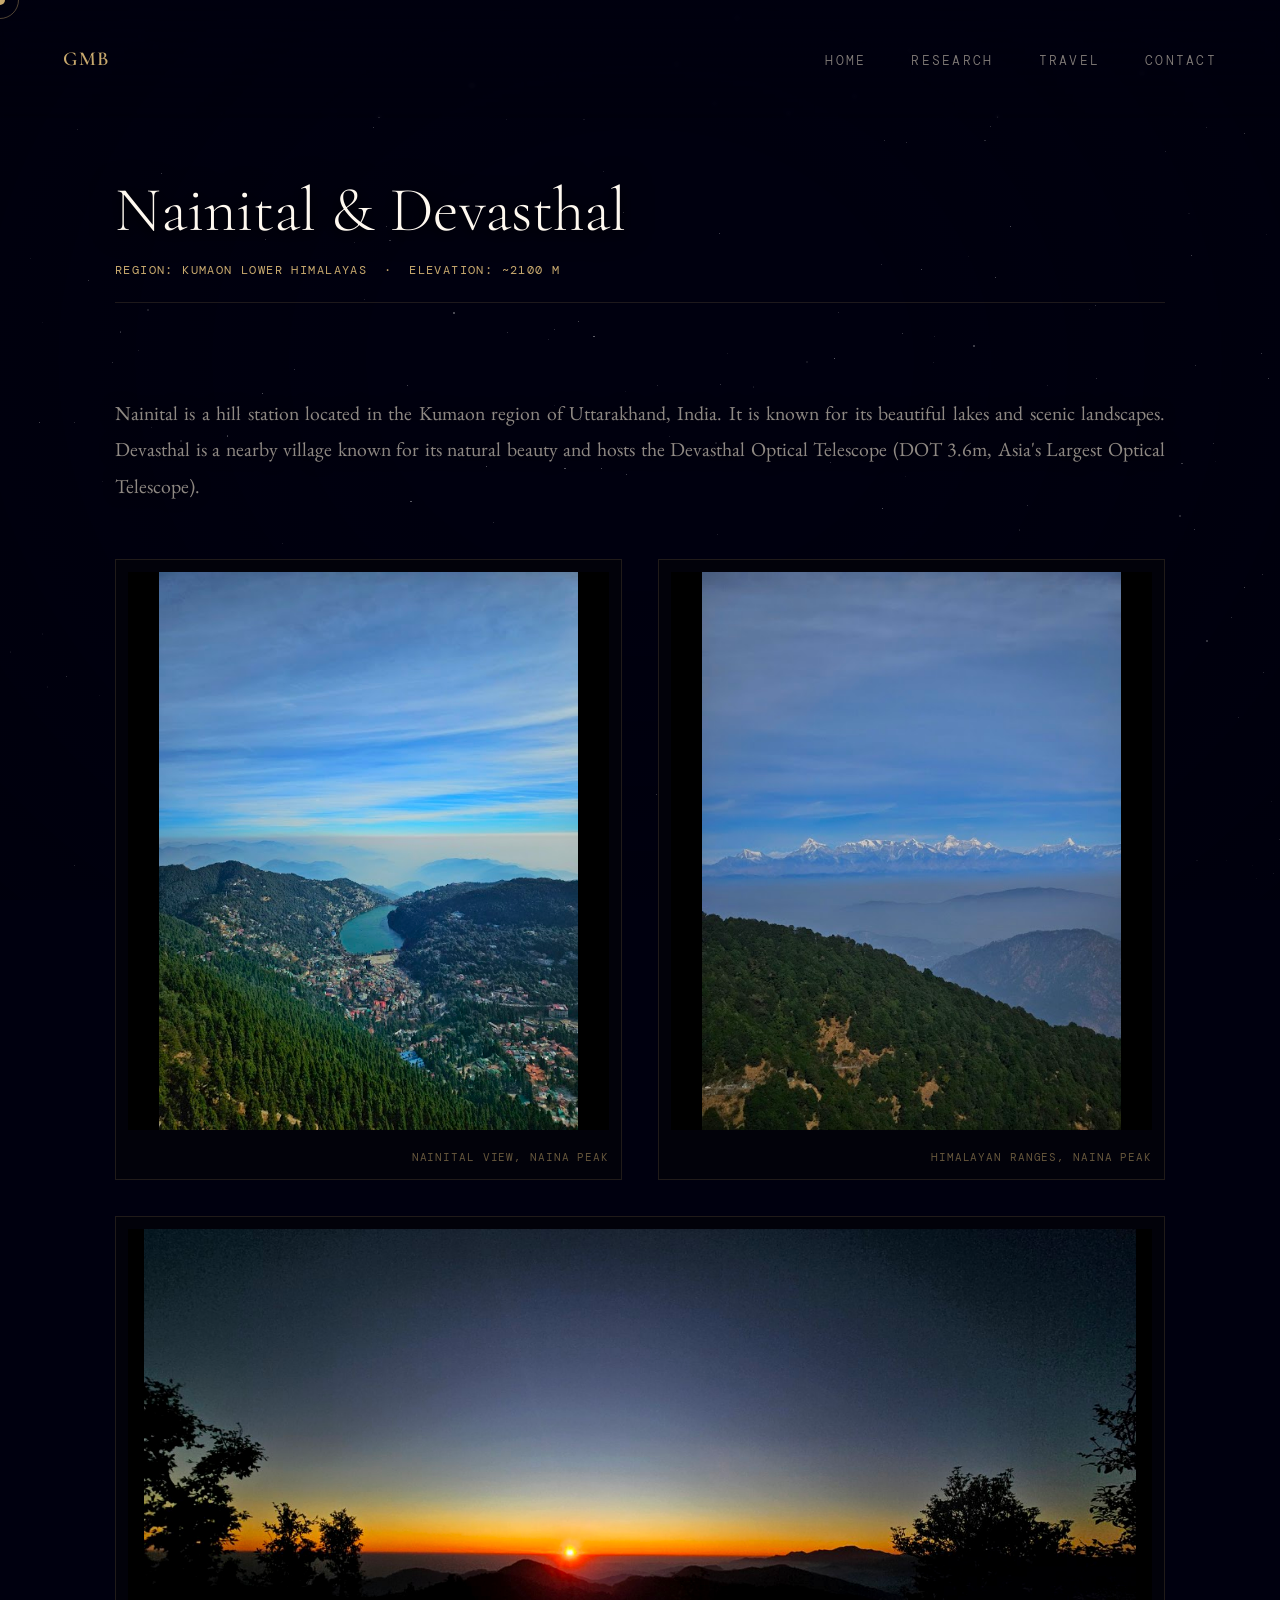
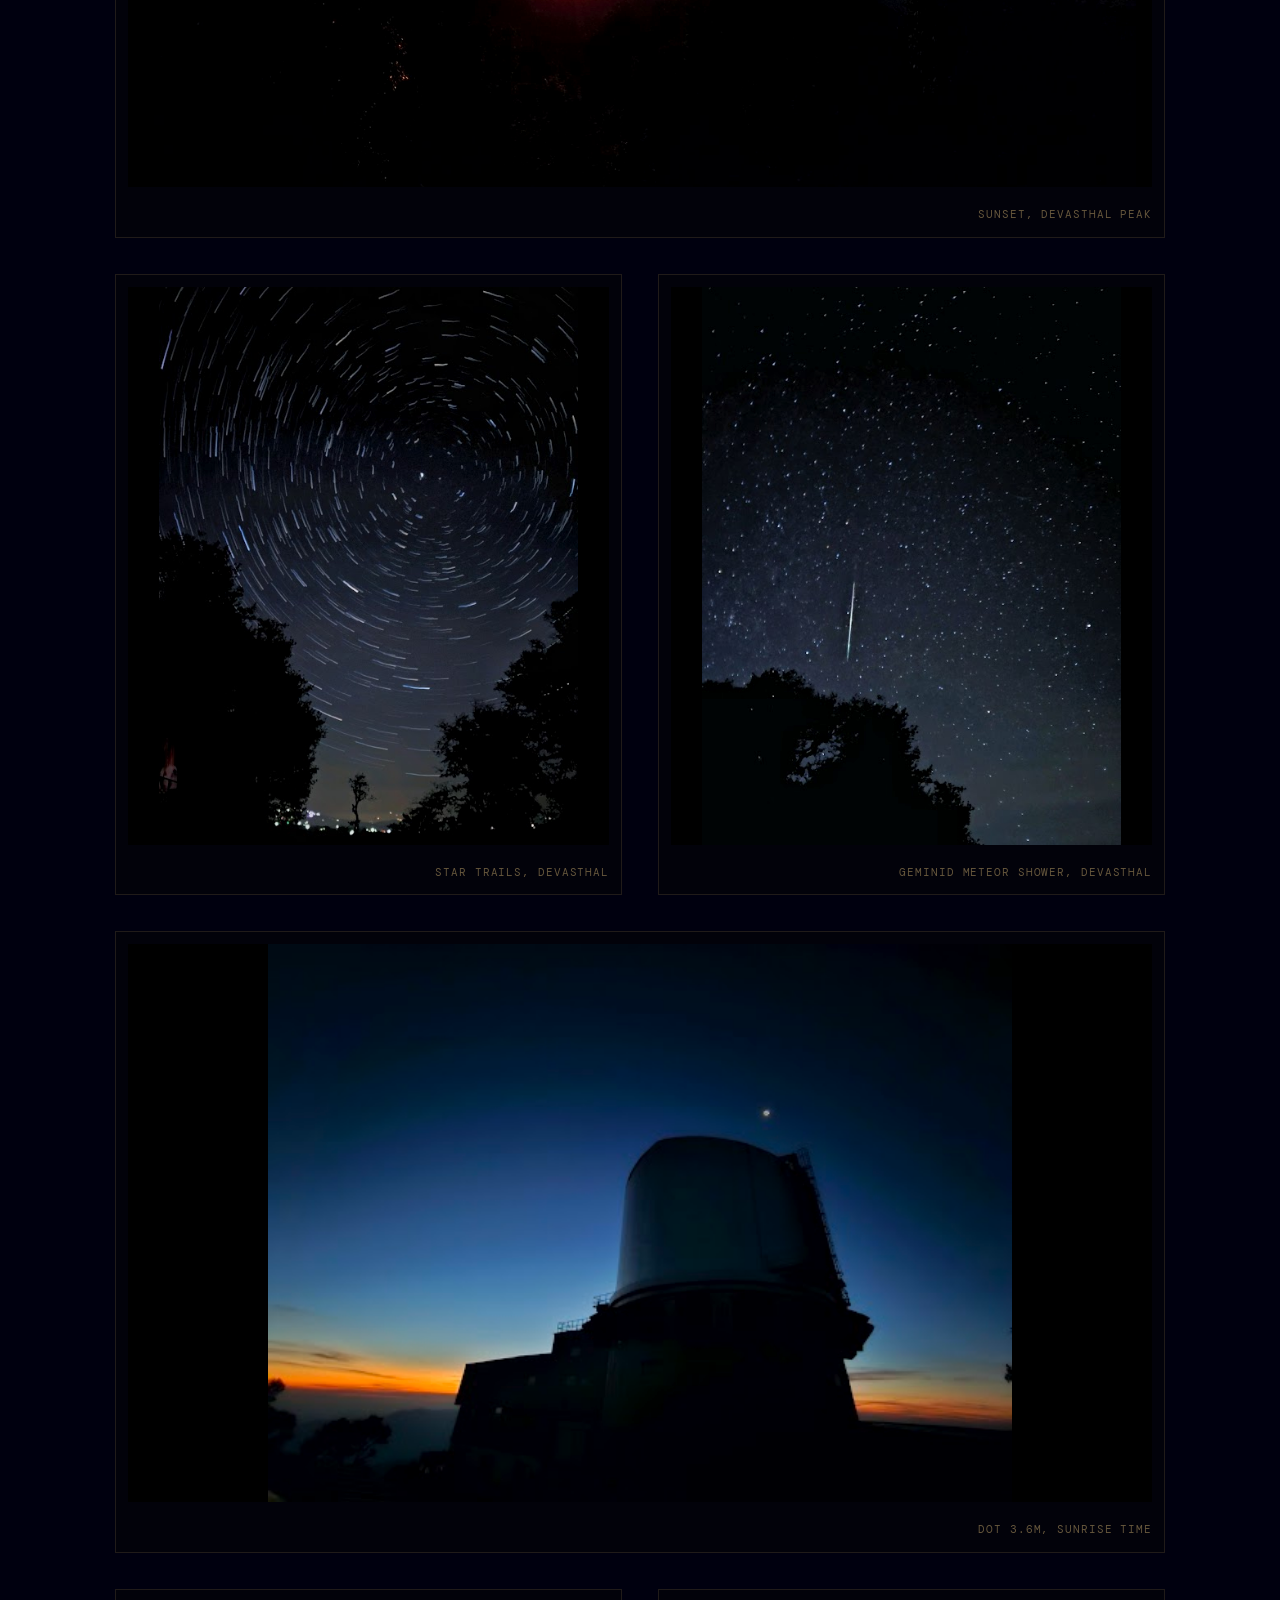
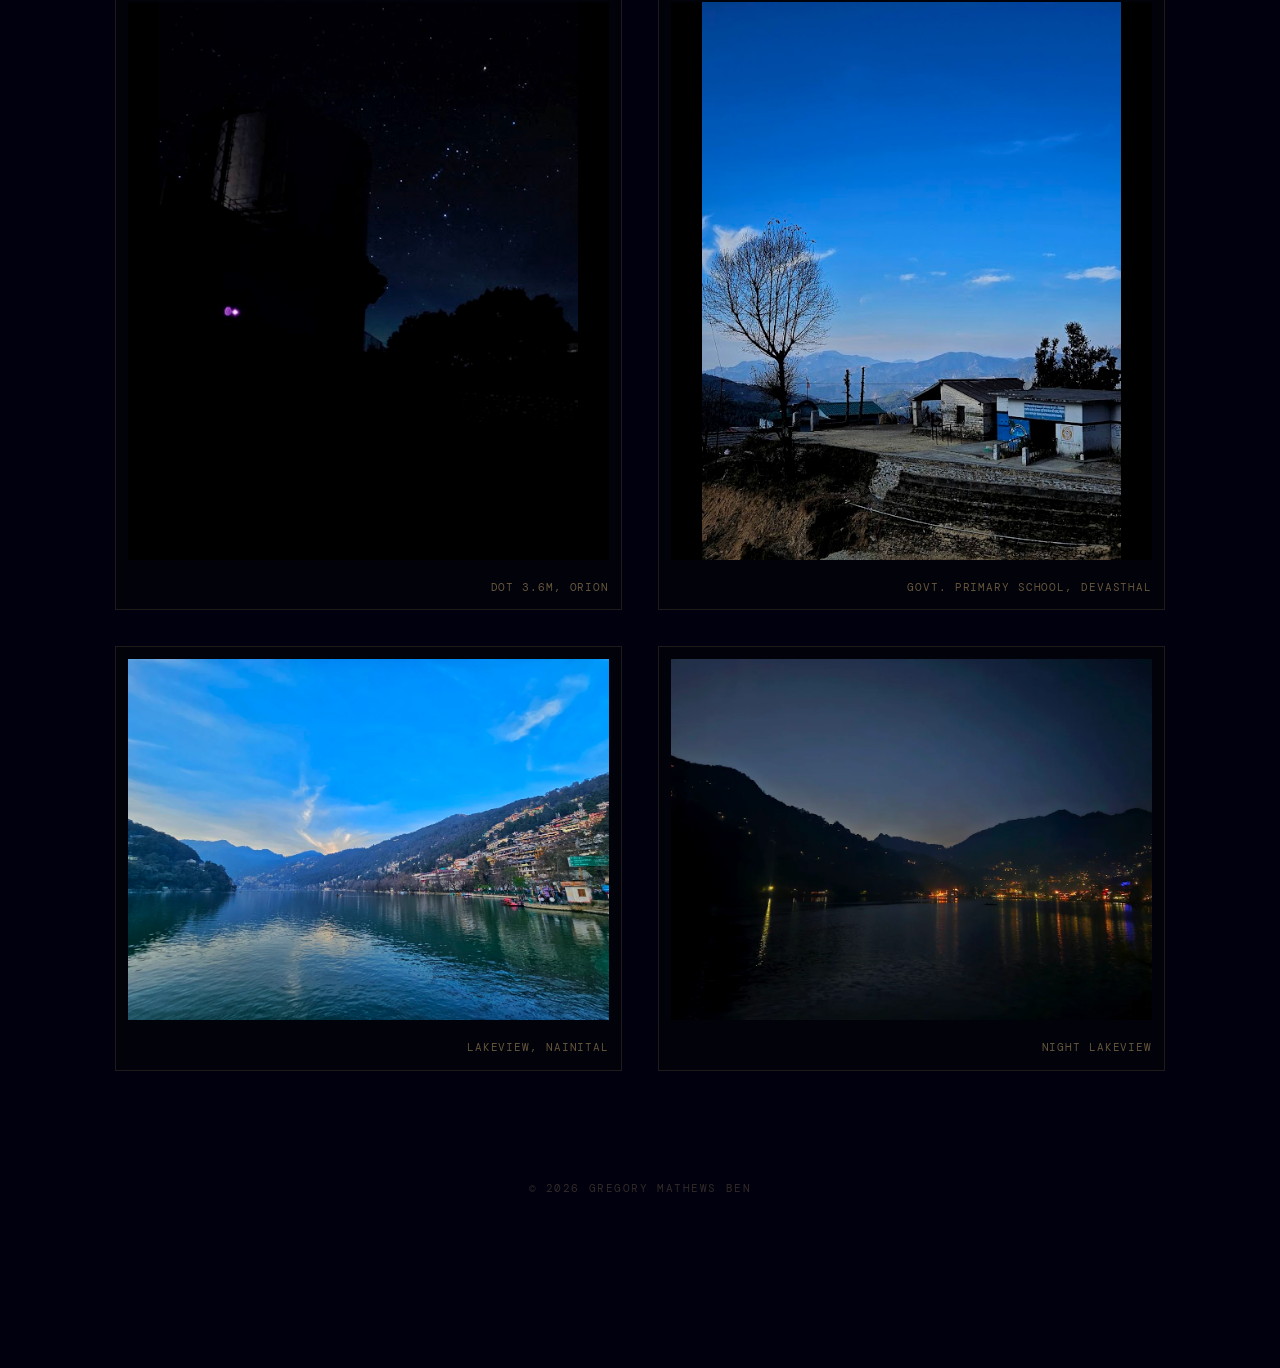
<file: travelogues/nainital.html>
<!DOCTYPE html>
<html lang="en">
<head>
<meta charset="UTF-8">
<meta name="viewport" content="width=device-width, initial-scale=1.0">
<title>Field Log: Manali &amp; Spiti · Gregory Mathews Ben</title>
<link rel="preconnect" href="https://fonts.googleapis.com">
<link href="https://fonts.googleapis.com/css2?family=EB+Garamond:ital,wght@0,400;0,500;1,400&family=Cormorant+Garamond:wght@300;400;600&family=DM+Mono:wght@300;400&display=swap" rel="stylesheet">
<link rel="stylesheet" href="../css/style.css">

<style>
  body {
    background: #00000f;
    padding: 0;
    position: relative;
  }

  /* Static star field */
  #travel-background {
    position: fixed;
    top: 0; left: 0;
    width: 100%; height: 100vh;
    z-index: 1;
    pointer-events: none;
    overflow: hidden;
  }
  .static-star {
    position: absolute;
    border-radius: 50%;
    background: #fff;
    animation: twinkle var(--sp) ease-in-out infinite alternate;
    opacity: var(--op);
  }
  @keyframes twinkle {
    from { opacity: var(--op); }
    to   { opacity: calc(var(--op) * 0.25); }
  }
  .travel-vignette {
    position: fixed;
    inset: 0;
    z-index: 2;
    pointer-events: none;
    background: radial-gradient(ellipse at 50% 40%, transparent 30%, rgba(0,0,12,0.55) 100%);
  }

  .wrapper {
    max-width: 1050px;
    margin: 0 auto;
    padding: 7rem 2rem 6rem 2rem;
    position: relative;
    z-index: 3;
  }

  .back-btn {
    font-family: var(--font-mono);
    font-size: 0.65rem;
    color: var(--gold);
    text-decoration: none;
    text-transform: uppercase;
    letter-spacing: 0.18em;
    display: inline-block;
    margin-bottom: 3rem;
    border-bottom: 1px solid rgba(200,169,110,0.25);
    padding-bottom: 2px;
    transition: color 0.2s, border-color 0.2s;
  }
  .back-btn:hover { color: var(--gold-light); border-color: var(--gold); }

  .page-label {
    font-family: var(--font-mono);
    font-size: 0.65rem;
    letter-spacing: 0.25em;
    text-transform: uppercase;
    color: var(--gold);
    margin-bottom: 0.8rem;
    display: block;
  }
  h1 {
    font-family: var(--font-display);
    font-weight: 300;
    font-size: clamp(2.2rem, 5vw, 3.5rem);
    color: #fff9f0;
    line-height: 1.1;
    margin-bottom: 0.8rem;
    text-shadow: 0 0 30px rgba(0,0,0,1), 0 4px 12px rgba(0,0,0,1);
  }
  .log-meta {
    font-family: var(--font-mono);
    font-size: 0.65rem;
    color: var(--gold);
    letter-spacing: 0.12em;
    text-transform: uppercase;
    margin-bottom: 3rem;
    border-bottom: 1px solid var(--border);
    padding-bottom: 1.2rem;
  }

  .log-entry {
    max-width: 780px;
    font-size: 1.1rem;
    color: var(--muted);
    line-height: 1.85;
    margin-bottom: 4rem;
    text-shadow: 0 0 15px rgba(0,0,0,1);
  }
  .log-entry p + p { margin-top: 1.2rem; }

  /* ── MASTER CORE PACKING ENGINE GALLERY GRID ── */
  .gallery {
    display: grid;
    /* Explicitly builds exactly two uniform columns side-by-side */
    grid-template-columns: repeat(2, 1fr) !important; 
    gap: 2rem;
    margin-top: 2rem;
    /* Locks the automatic flow to packing layouts tightly */
    grid-auto-flow: dense !important; 
  }

  .gallery-item {
    border: 1px solid var(--border);
    background: #02020a;
    padding: 12px;
    display: block; /* Removed flex here to prevent browser rendering bugs */
    width: 100%;
    box-sizing: border-box;
    transition: border-color 0.4s ease, transform 0.4s ease, box-shadow 0.4s ease;
  }
  .gallery-item:hover { 
    border-color: rgba(200,169,110,0.4); 
    transform: translateY(-4px);
    box-shadow: 0 15px 30px rgba(0,0,0,0.7);
  }
  .gallery .text-entry-span {
    grid-column: span 2 !important; /* Spans smoothly across the horizontal display */
    padding: 1rem 0;
    column-count: 1; /* Automatically splits text into two side-by-side reading flows */
    column-gap: 2.5rem; /* Generates a clean gutter channel between column breaks */
    box-sizing: border-box;
  }

  .gallery .text-entry-span p {
    font-size: 1.1rem;
    color: var(--muted);
    line-height: 1.85;
    text-shadow: 0 0 15px rgba(0,0,0,1);
    margin-bottom: 0;
    text-align: justify; /* Aligns text edges elegantly like a real publication */
  }
  /* CRUCIAL FIX: Forcing explicit structural spans */
  .gallery-item.landscape-16-9 {
    grid-column: span 2 !important; /* Stretches completely wide on desktop */
  }
  .gallery-item.portrait-3-4 {
    grid-column: span 1 !important; /* Locks side-by-side tightly on desktop */
  }

  .gallery-item .img-box {
    width: 100% !important;
    overflow: hidden;
    background: #000;
    display: flex;
    align-items: center;
    justify-content: center;
    max-height: 62vh !important; /* Caps view bounding to fit on screen */
  }

  /* Aspect ratio anchors mapping structural scaling frames */
  .landscape-16-9 .img-box { aspect-ratio: 16 / 9 !important; }
  .portrait-3-4 .img-box { aspect-ratio: 3 / 4 !important; }

  .gallery-item img {
    display: block;
    width: 100% !important;
    height: 100% !important;
    object-fit: contain !important; /* Fits entire photograph in one view window */
    filter: brightness(0.99) contrast(1.02);
    transition: filter 0.4s, transform 0.6s cubic-bezier(0.16, 1, 0.3, 1);
  }
  .gallery-item:hover img { 
    filter: brightness(1.02) contrast(1.05); 
    transform: scale(1.015);
  }

  .photo-caption {
    font-family: var(--font-mono);
    font-size: 0.62rem;
    color: rgba(200,169,110,0.5);
    text-transform: uppercase;
    margin-top: 1rem;
    text-align: right;
    letter-spacing: 0.08em;
  }

  footer {
    text-align: center;
    padding: 6rem 0 3rem 0;
    font-family: var(--font-mono);
    font-size: 0.62rem;
    letter-spacing: 0.14em;
    color: rgba(200,169,110,0.25);
    text-transform: uppercase;
  }

  /* Responsive parameters collapse columns on small viewports */
  /* ── FULL MOBILE RESPONSIVE PLATFORM OVERHAUL ── */
  @media (max-width: 768px) {
    /* Tighten global wrapper spacing scales for small phone displays */
    .wrapper { 
      padding: 5.5rem 1rem 3rem 1rem !important; 
      max-width: 100% !important;
      box-sizing: border-box;
    }
    
    h1 {
      font-size: 1.8rem !important;
      line-height: 1.2 !important;
      margin-bottom: 0.5rem !important;
    }

    .log-meta {
      margin-bottom: 1.5rem !important;
      padding-bottom: 0.8rem !important;
      font-size: 0.6rem !important;
    }

    .log-entry {
      font-size: 0.95rem !important;
      line-height: 1.65 !important;
      margin-bottom: 2rem !important;
    }

    /* ── RESET GRID OVERFLOW CONSTRAINT ── */
    .gallery { 
      display: flex !important;
      flex-direction: column !important; /* Completely bypasses complex grid math to stack vertically */
      gap: 2rem !important; 
      width: 100% !important;
      min-width: 0 !important;
    }

    /* Force every individual card box to occupy 100% full screen width */
    .gallery-item {
      width: 100% !important;
      max-width: 100% !important;
      display: block !important;
      box-sizing: border-box !important;
      padding: 12px !important;
      margin: 0 0 0.5rem 0 !important;
    }

    .gallery-item.landscape-16-9, 
    .gallery-item.portrait-3-4 { 
      width: 100% !important;
      max-width: 100% !important;
    }

    /* Keep the image preview box clean and uncropped */
    .gallery-item .img-box {
      width: 100% !important;
      max-height: 45vh !important; 
      overflow: hidden !important;
    }

    /* Re-balance aspect ratio locks safely on small devices */
    .portrait-3-4 .img-box { 
      aspect-ratio: 4 / 5 !important; /* Slightly wider crop window for compact devices */
    }
    .landscape-16-9 .img-box { 
      aspect-ratio: 16 / 10 !important; 
    }

    .gallery-item img {
      width: 100% !important;
      height: 100% !important;
      object-fit: contain !important;
    }

    /* ── CAPTION TEXT ALIGNMENT REPAIR ── */
    /* Expands text bounds across the full width of the card box */
    .photo-caption {
      font-size: 0.65rem !important;
      margin-top: 0.8rem !important;
      text-align: left !important; /* Left alignment looks cleaner on phone frames */
      line-height: 1.4 !important;
      width: 100% !important;
      display: block !important;
      white-space: normal !important; /* Allows text to wrap normally onto new lines */
      letter-spacing: 0.05em !important;
    }

    /* Clean narrative text rows on mobile */
    .gallery .text-entry-span { 
      column-count: 1 !important; /* Disables two-column newspaper layouts on mobile */
      padding: 0.5rem 0 !important;
      width: 100% !important;
    }
    
    .gallery .text-entry-span p {
      font-size: 0.95rem !important;
      line-height: 1.65 !important;
      text-align: left !important;
    }
  }
</style>
</head>
<body>

<div id="cursor"></div>
<div id="cursor-ring"></div>

<div id="travel-background"></div>
<div class="travel-vignette"></div>

<nav>
  <a class="nav-logo" href="../index.html">GMB</a>
  <ul class="nav-links">
    <li><a href="../index.html">Home</a></li>
    <li><a href="../research.html">Research</a></li>
    <li><a href="../travel.html">Travel</a></li>
    <li><a href="../index.html#contact">Contact</a></li>
  </ul>
</nav>

<div class="wrapper">
  
  <h1>Nainital &amp; Devasthal</h1>
  <div class="log-meta">Region: Kumaon Lower Himalayas &nbsp;·&nbsp; Elevation: ~2100 m</div>

  

  <div class="gallery">
    <div class="text-entry-span">
      <p>Nainital is a hill station located in the Kumaon region of Uttarakhand, India. It is known for its beautiful lakes and scenic landscapes. Devasthal is a nearby village known for its natural beauty and hosts the Devasthal Optical Telescope (DOT 3.6m, Asia's Largest Optical Telescope).</p>
    </div>
    <div class="gallery-item portrait-3-4">
      <div class="img-box">
        <img src="../images/nain/nain5.jpg" alt="Nainital View, Naina Peak">
      </div>
      <div class="photo-caption">Nainital View, Naina Peak</div>
    </div>
    <div class="gallery-item portrait-3-4">
      <div class="img-box">
        <img src="../images/nain/nain4.jpg" alt="Himalayan ranges, Naina Peak">
      </div>
      <div class="photo-caption">Himalayan ranges, Naina Peak</div>
    </div>
    
   
    
    <div class="gallery-item landscape-16-9">
      <div class="img-box">
        <img src="../images/nain/nain0.jpeg" alt="Spiti Valley Road">
      </div>
      <div class="photo-caption">Sunset, Devasthal Peak</div>
    </div>
    <div class="gallery-item portrait-3-4">
      <div class="img-box">
        <img src="../images/nain/nain7.jpg" alt="Spiti Landscape Profile">
      </div>
      <div class="photo-caption"> Star Trails, Devasthal </div>
    </div>
    <div class="gallery-item portrait-3-4">
      <div class="img-box">
        <img src="../images/nain/nain8.jpg" alt="Spiti Landscape Profile">
      </div>
      <div class="photo-caption">Geminid Meteor Shower, Devasthal </div>
    </div>
     <div class="gallery-item landscape-16-9">
      <div class="img-box">
        <img src="../images/nain/nain6.jpg" alt="Spiti Valley Road">
      </div>
      <div class="photo-caption">DOT 3.6m, Sunrise time</div>
    </div>
    <div class="gallery-item portrait-3-4">
      <div class="img-box">
        <img src="../images/nain/nain3.jpg" alt="Spiti Landscape Profile">
      </div>
      <div class="photo-caption">DOT 3.6m, ORION </div>
    </div>
    
    <div class="gallery-item portrait-3-4">
      <div class="img-box">
        <img src="../images/nain/nain10.jpg" alt="High Altitude Pass">
      </div>
      <div class="photo-caption">Govt. Primary School, Devasthal</div>
    </div>
     <div class="gallery-item landscape-3-4">
      <div class="img-box">
        <img src="../images/nain/nain2.webp" alt="Spiti Stargazing Trail">
      </div>
      <div class="photo-caption">Lakeview, Nainital</div>
    </div>
    
    <div class="gallery-item landscape-3-4">
      <div class="img-box">
        <img src="../images/nain/nain1.webp" alt="Spiti Valley Panorama">
      </div>
      <div class="photo-caption">Night Lakeview</div>
    </div>

  </div>

  <footer>
    &copy; 2026 Gregory Mathews Ben
  </footer>
</div>

<script src="../js/cursor.js"></script>
<script>
  (function () {
    const bg = document.getElementById('travel-background');
    for (let i = 0; i < 220; i++) {
      const star = document.createElement('div');
      star.className = 'static-star';
      const size  = Math.random() * 1.4 + 0.2;
      const op    = (Math.random() * 0.35 + 0.08).toFixed(2);
      const sp    = (3 + Math.random() * 5).toFixed(1) + 's';
      const delay = (Math.random() * 6).toFixed(1) + 's';
      star.style.cssText = `
        width:${size}px; height:${size}px;
        top:${Math.random()*100}%; left:${Math.random()*100}%;
        --op:${op}; --sp:${sp}; animation-delay:${delay};
      `;
      bg.appendChild(star);
    }
  })();
</script>

</body>
</html>
</file>
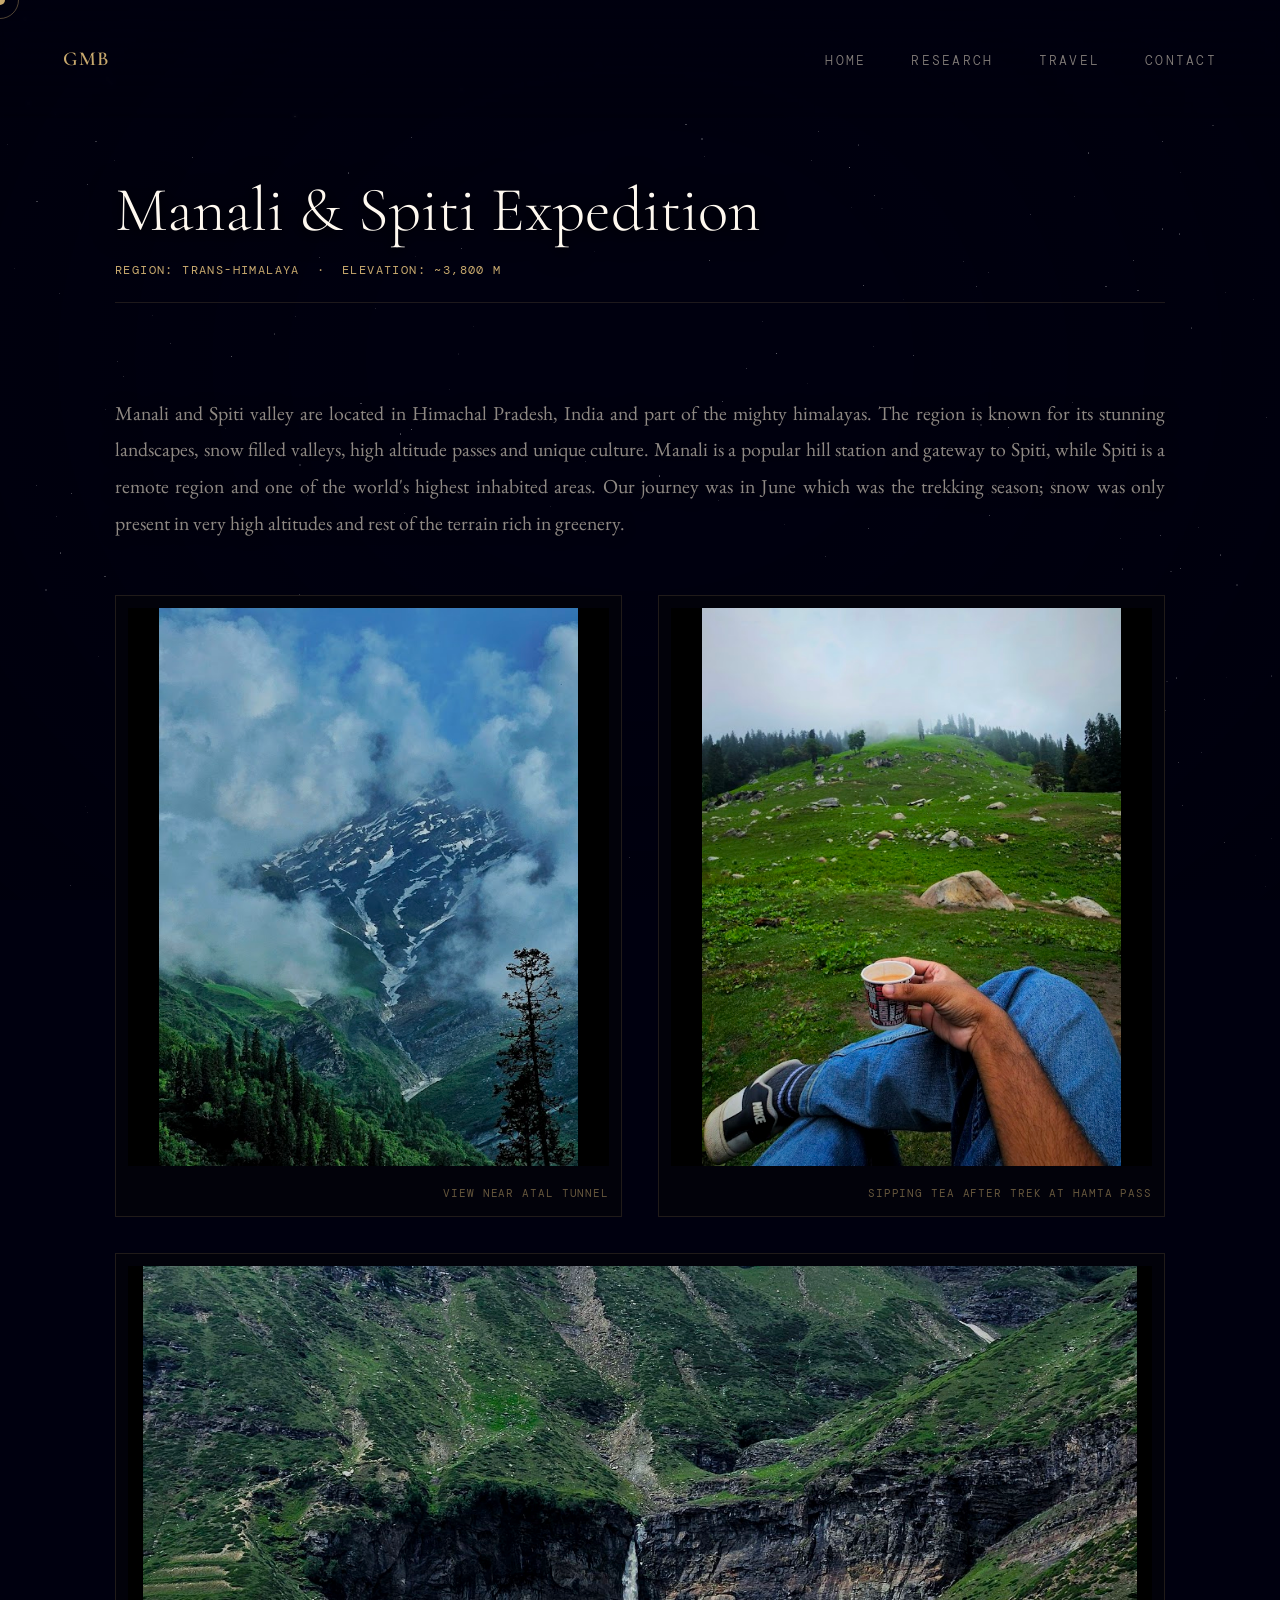
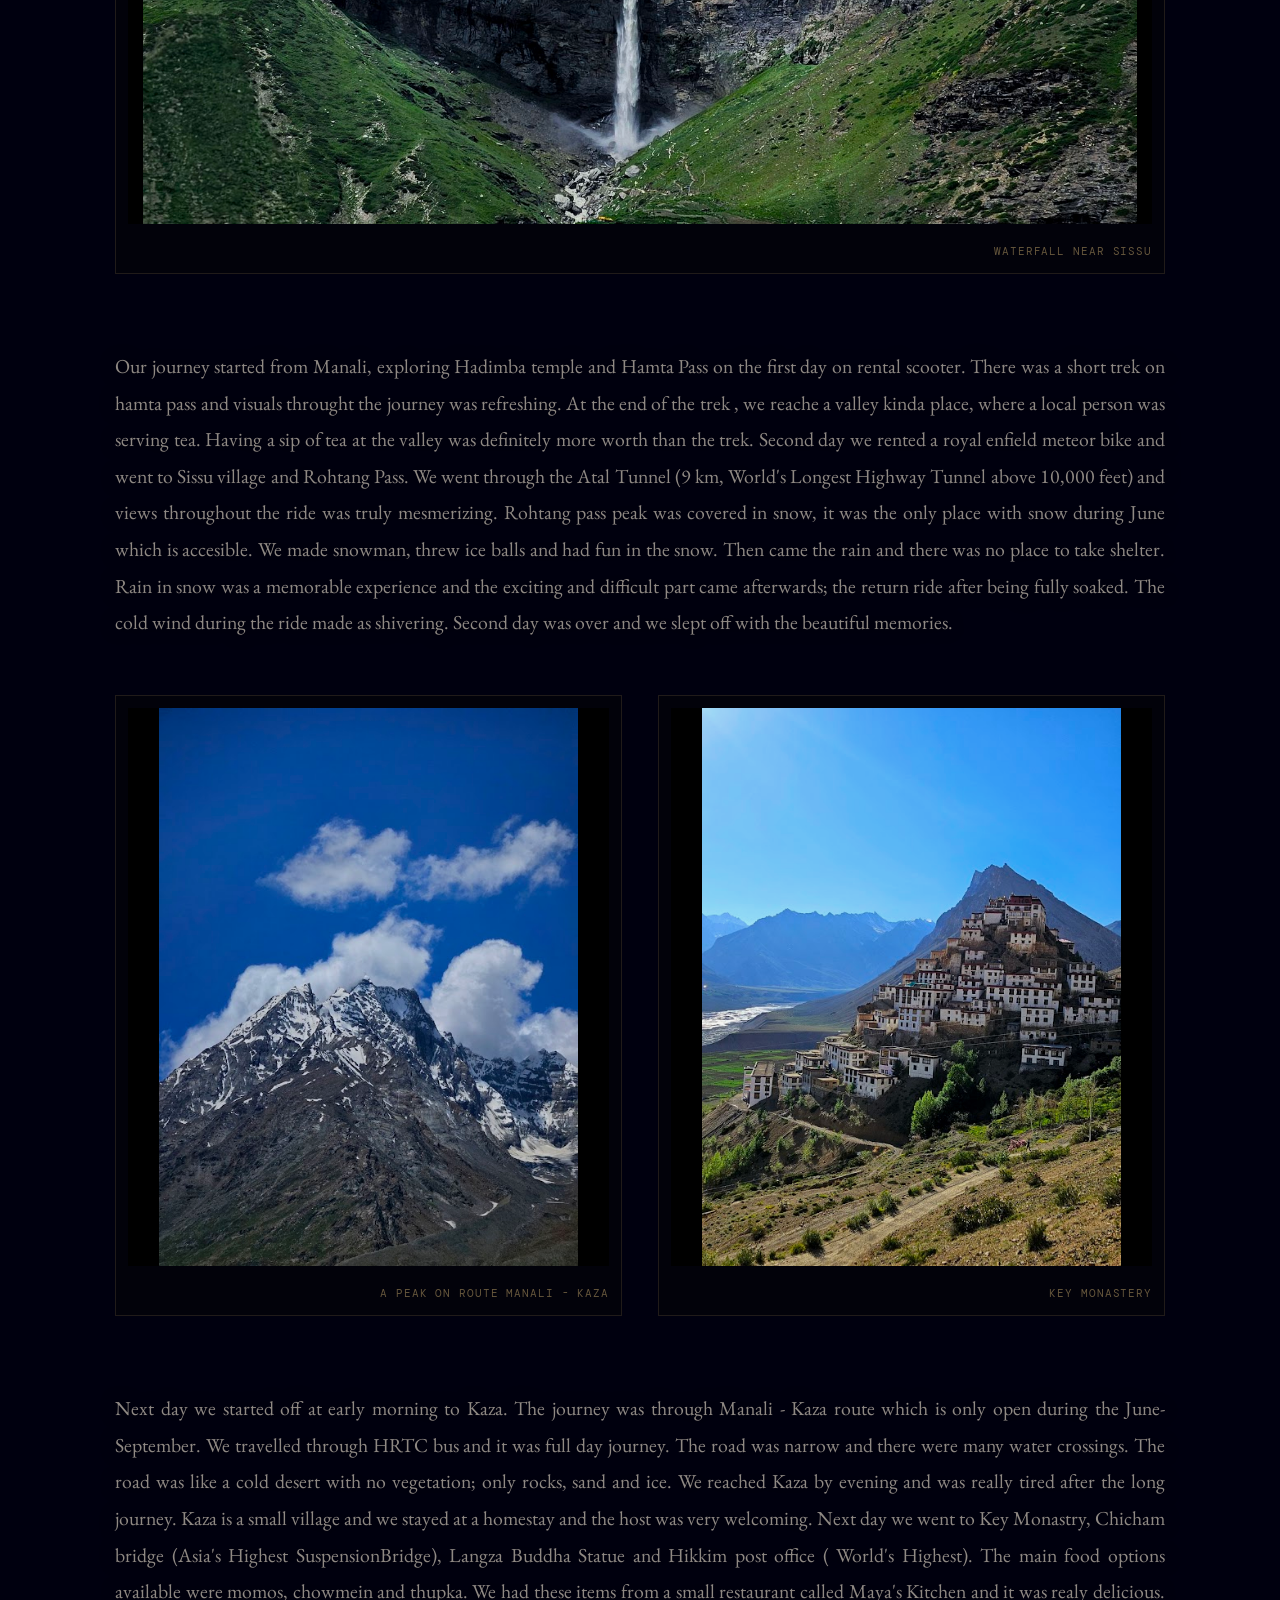
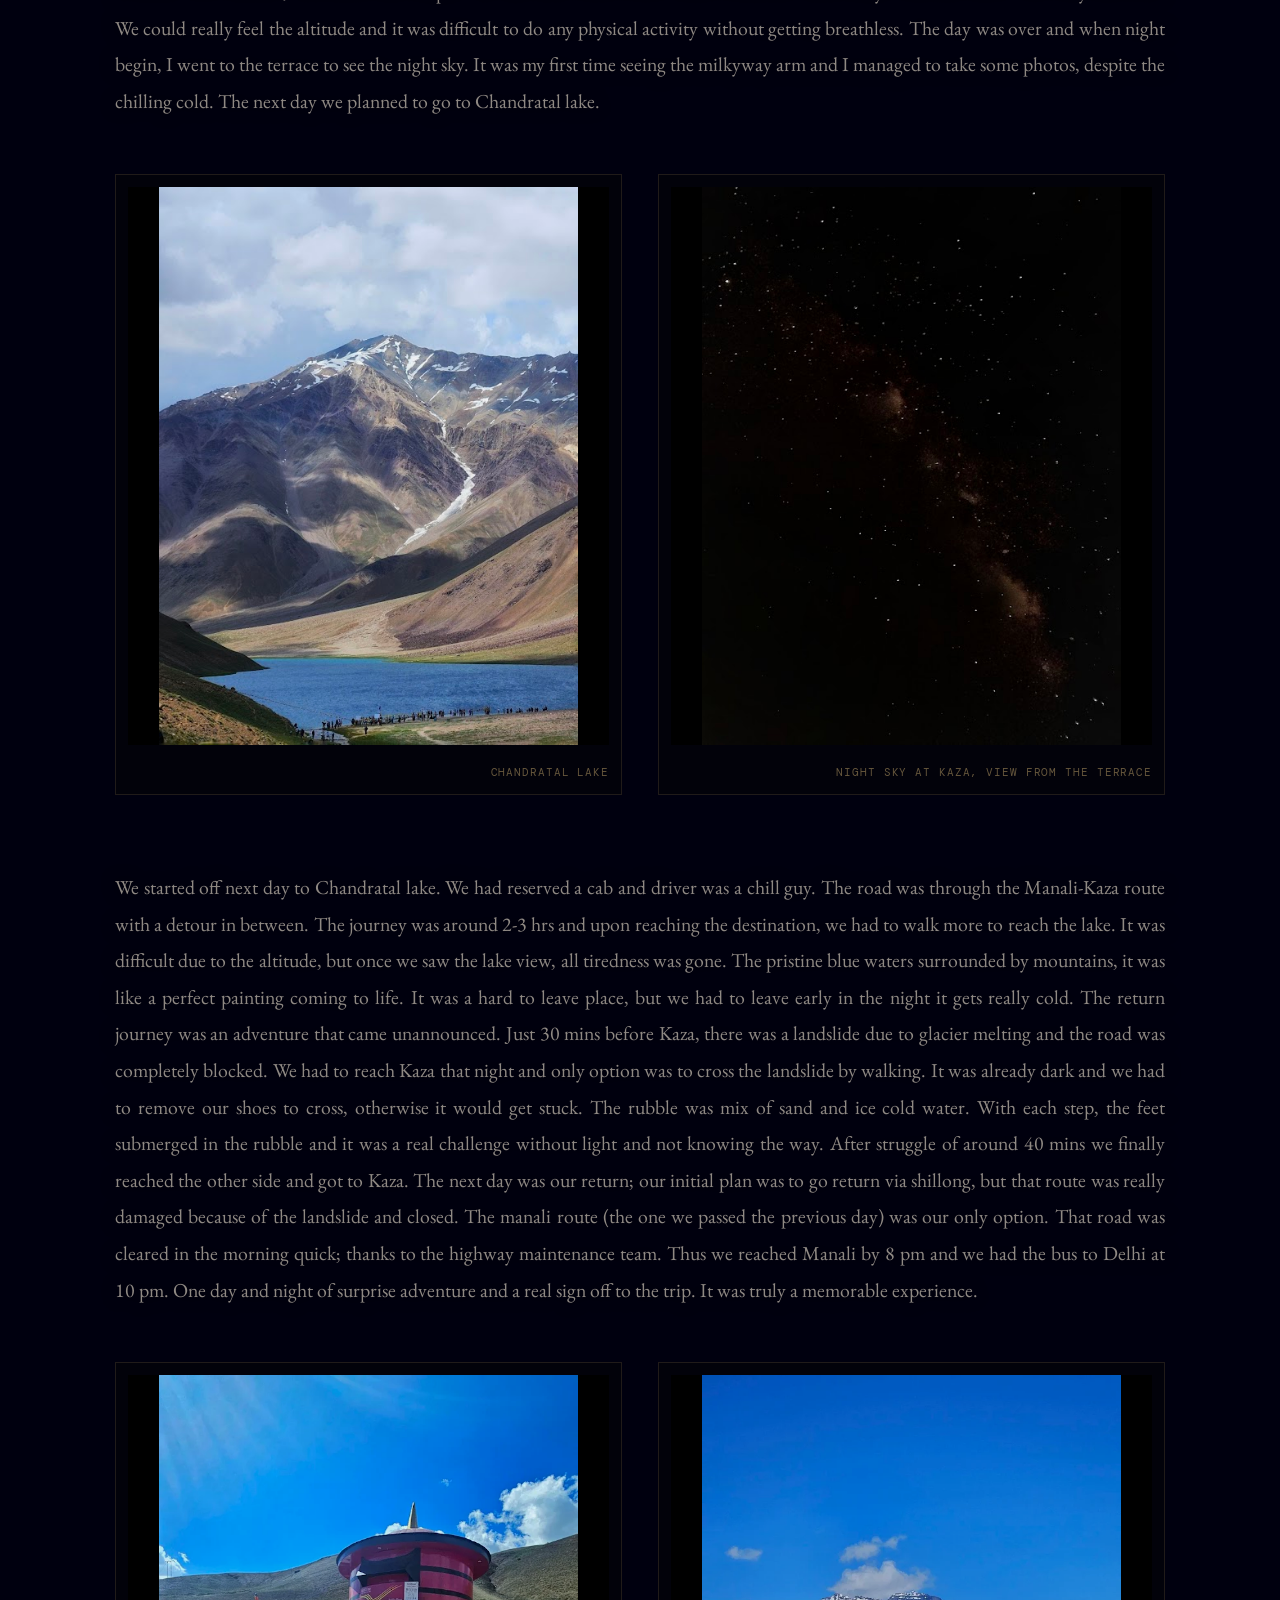
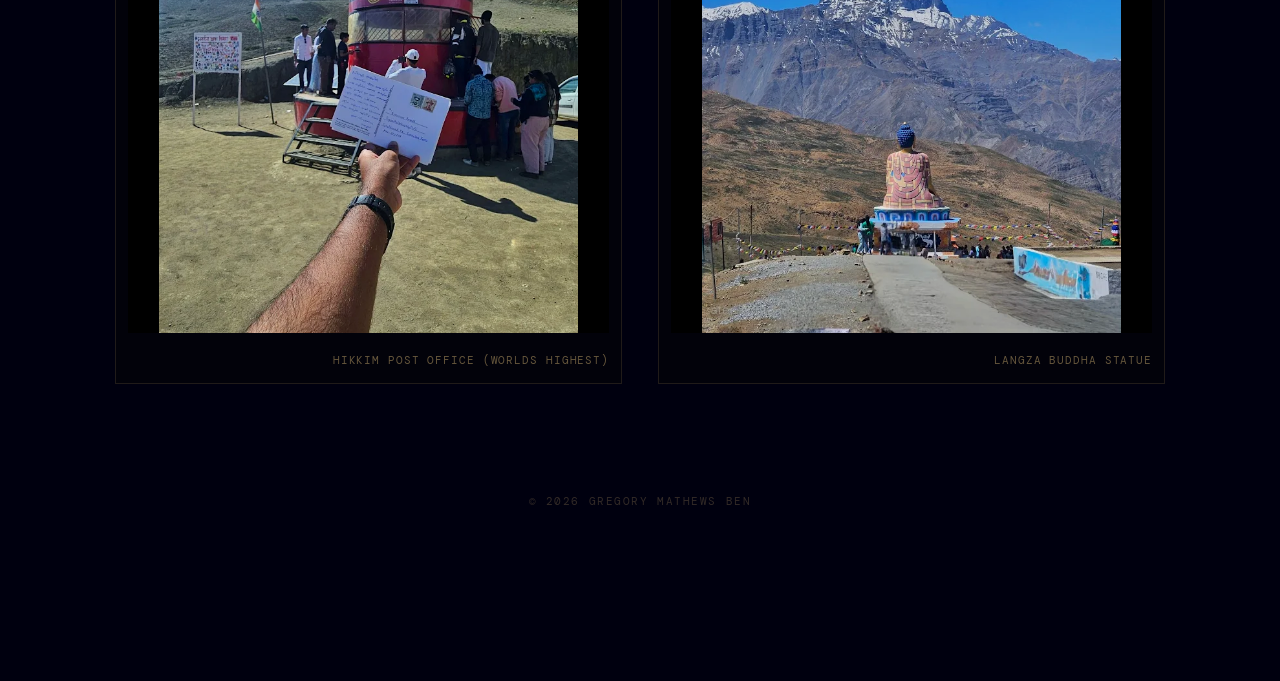
<file: travelogues/spiti.html>
<!DOCTYPE html>
<html lang="en">
<head>
<meta charset="UTF-8">
<meta name="viewport" content="width=device-width, initial-scale=1.0">
<title>Field Log: Manali &amp; Spiti · Gregory Mathews Ben</title>
<link rel="preconnect" href="https://fonts.googleapis.com">
<link href="https://fonts.googleapis.com/css2?family=EB+Garamond:ital,wght@0,400;0,500;1,400&family=Cormorant+Garamond:wght@300;400;600&family=DM+Mono:wght@300;400&display=swap" rel="stylesheet">
<link rel="stylesheet" href="../css/style.css">

<style>
  body {
    background: #00000f;
    padding: 0;
    position: relative;
  }

  /* Static star field */
  #travel-background {
    position: fixed;
    top: 0; left: 0;
    width: 100%; height: 100vh;
    z-index: 1;
    pointer-events: none;
    overflow: hidden;
  }
  .static-star {
    position: absolute;
    border-radius: 50%;
    background: #fff;
    animation: twinkle var(--sp) ease-in-out infinite alternate;
    opacity: var(--op);
  }
  @keyframes twinkle {
    from { opacity: var(--op); }
    to   { opacity: calc(var(--op) * 0.25); }
  }
  .travel-vignette {
    position: fixed;
    inset: 0;
    z-index: 2;
    pointer-events: none;
    background: radial-gradient(ellipse at 50% 40%, transparent 30%, rgba(0,0,12,0.55) 100%);
  }

  .wrapper {
    max-width: 1050px;
    margin: 0 auto;
    padding: 7rem 2rem 6rem 2rem;
    position: relative;
    z-index: 3;
  }

  .back-btn {
    font-family: var(--font-mono);
    font-size: 0.65rem;
    color: var(--gold);
    text-decoration: none;
    text-transform: uppercase;
    letter-spacing: 0.18em;
    display: inline-block;
    margin-bottom: 3rem;
    border-bottom: 1px solid rgba(200,169,110,0.25);
    padding-bottom: 2px;
    transition: color 0.2s, border-color 0.2s;
  }
  .back-btn:hover { color: var(--gold-light); border-color: var(--gold); }

  .page-label {
    font-family: var(--font-mono);
    font-size: 0.65rem;
    letter-spacing: 0.25em;
    text-transform: uppercase;
    color: var(--gold);
    margin-bottom: 0.8rem;
    display: block;
  }
  h1 {
    font-family: var(--font-display);
    font-weight: 300;
    font-size: clamp(2.2rem, 5vw, 3.5rem);
    color: #fff9f0;
    line-height: 1.1;
    margin-bottom: 0.8rem;
    text-shadow: 0 0 30px rgba(0,0,0,1), 0 4px 12px rgba(0,0,0,1);
  }
  .log-meta {
    font-family: var(--font-mono);
    font-size: 0.65rem;
    color: var(--gold);
    letter-spacing: 0.12em;
    text-transform: uppercase;
    margin-bottom: 3rem;
    border-bottom: 1px solid var(--border);
    padding-bottom: 1.2rem;
  }

  .log-entry {
    max-width: 780px;
    font-size: 1.1rem;
    color: var(--muted);
    line-height: 1.85;
    margin-bottom: 4rem;
    text-shadow: 0 0 15px rgba(0,0,0,1);
  }
  .log-entry p + p { margin-top: 1.2rem; }

  /* ── MASTER CORE PACKING ENGINE GALLERY GRID ── */
  .gallery {
    display: grid;
    /* Explicitly builds exactly two uniform columns side-by-side */
    grid-template-columns: repeat(2, 1fr) !important; 
    gap: 2rem;
    margin-top: 2rem;
    /* Locks the automatic flow to packing layouts tightly */
    grid-auto-flow: dense !important; 
  }

  .gallery-item {
    border: 1px solid var(--border);
    background: #02020a;
    padding: 12px;
    display: block; /* Removed flex here to prevent browser rendering bugs */
    width: 100%;
    box-sizing: border-box;
    transition: border-color 0.4s ease, transform 0.4s ease, box-shadow 0.4s ease;
  }
  .gallery-item:hover { 
    border-color: rgba(200,169,110,0.4); 
    transform: translateY(-4px);
    box-shadow: 0 15px 30px rgba(0,0,0,0.7);
  }
  .gallery .text-entry-span {
    grid-column: span 2 !important; /* Spans smoothly across the horizontal display */
    padding: 1rem 0;
    column-count: 1; /* Automatically splits text into two side-by-side reading flows */
    column-gap: 2.5rem; /* Generates a clean gutter channel between column breaks */
    box-sizing: border-box;
  }

  .gallery .text-entry-span p {
    font-size: 1.1rem;
    color: var(--muted);
    line-height: 1.85;
    text-shadow: 0 0 15px rgba(0,0,0,1);
    margin-bottom: 0;
    text-align: justify; /* Aligns text edges elegantly like a real publication */
  }
  /* CRUCIAL FIX: Forcing explicit structural spans */
  .gallery-item.landscape-16-9 {
    grid-column: span 2 !important; /* Stretches completely wide on desktop */
  }
  .gallery-item.portrait-3-4 {
    grid-column: span 1 !important; /* Locks side-by-side tightly on desktop */
  }

  .gallery-item .img-box {
    width: 100% !important;
    overflow: hidden;
    background: #000;
    display: flex;
    align-items: center;
    justify-content: center;
    max-height: 62vh !important; /* Caps view bounding to fit on screen */
  }

  /* Aspect ratio anchors mapping structural scaling frames */
  .landscape-16-9 .img-box { aspect-ratio: 16 / 9 !important; }
  .portrait-3-4 .img-box { aspect-ratio: 3 / 4 !important; }

  .gallery-item img {
    display: block;
    width: 100% !important;
    height: 100% !important;
    object-fit: contain !important; /* Fits entire photograph in one view window */
    filter: brightness(0.95) contrast(1.02);
    transition: filter 0.4s, transform 0.6s cubic-bezier(0.16, 1, 0.3, 1);
  }
  .gallery-item:hover img { 
    filter: brightness(1.02) contrast(1.05); 
    transform: scale(1.015);
  }

  .photo-caption {
    font-family: var(--font-mono);
    font-size: 0.62rem;
    color: rgba(200,169,110,0.5);
    text-transform: uppercase;
    margin-top: 1rem;
    text-align: right;
    letter-spacing: 0.08em;
  }

  footer {
    text-align: center;
    padding: 6rem 0 3rem 0;
    font-family: var(--font-mono);
    font-size: 0.62rem;
    letter-spacing: 0.14em;
    color: rgba(200,169,110,0.25);
    text-transform: uppercase;
  }

  /* Responsive parameters collapse columns on small viewports */
 /* ── FULL MOBILE RESPONSIVE PLATFORM OVERHAUL ── */
  @media (max-width: 768px) {
    /* Tighten global wrapper spacing scales for small phone displays */
    .wrapper { 
      padding: 5.5rem 1rem 3rem 1rem !important; 
      max-width: 100% !important;
      box-sizing: border-box;
    }
    
    h1 {
      font-size: 1.8rem !important;
      line-height: 1.2 !important;
      margin-bottom: 0.5rem !important;
      text-shadow: none !important;
    }

    .log-meta {
      margin-bottom: 1.5rem !important;
      padding-bottom: 0.8rem !important;
      font-size: 0.6rem !important;
    }

    .log-entry {
      font-size: 0.95rem !important;
      line-height: 1.65 !important;
      margin-bottom: 2rem !important;
    }

    /* ── RESET GRID OVERFLOW CONSTRAINT ── */
    .gallery { 
      display: flex !important;
      flex-direction: column !important; /* Completely bypasses complex grid math to stack vertically */
      gap: 2rem !important; 
      width: 100% !important;
      min-width: 0 !important;
    }

    /* Force every individual card box to occupy 100% full screen width */
    .gallery-item {
      width: 100% !important;
      max-width: 100% !important;
      display: block !important;
      box-sizing: border-box !important;
      padding: 12px !important;
      margin: 0 0 0.5rem 0 !important;
    }

    .gallery-item.landscape-16-9, 
    .gallery-item.portrait-3-4 { 
      width: 100% !important;
      max-width: 100% !important;
    }

    /* Keep the image preview box clean and uncropped */
    .gallery-item .img-box {
      width: 100% !important;
      max-height: 45vh !important; 
      overflow: hidden !important;
    }

    /* Re-balance aspect ratio locks safely on small devices */
    .portrait-3-4 .img-box { 
      aspect-ratio: 4 / 5 !important; /* Slightly wider crop window for compact devices */
    }
    .landscape-16-9 .img-box { 
      aspect-ratio: 16 / 10 !important; 
    }

    .gallery-item img {
      width: 100% !important;
      height: 100% !important;
      object-fit: contain !important;
    }

    /* ── CAPTION TEXT ALIGNMENT REPAIR ── */
    /* Expands text bounds across the full width of the card box */
    .photo-caption {
      font-size: 0.65rem !important;
      margin-top: 0.8rem !important;
      text-align: left !important; /* Left alignment looks cleaner on phone frames */
      line-height: 1.4 !important;
      width: 100% !important;
      display: block !important;
      white-space: normal !important; /* Allows text to wrap normally onto new lines */
      letter-spacing: 0.05em !important;
    }

    /* Clean narrative text rows on mobile */
    .gallery .text-entry-span { 
      column-count: 1 !important; /* Disables two-column newspaper layouts on mobile */
      padding: 0.5rem 0 !important;
      width: 100% !important;
    }
    
    .gallery .text-entry-span p {
      font-size: 0.95rem !important;
      line-height: 1.65 !important;
      text-align: left !important;
    }
  }
</style>
</head>
<body>

<div id="cursor"></div>
<div id="cursor-ring"></div>

<div id="travel-background"></div>
<div class="travel-vignette"></div>

<nav>
  <a class="nav-logo" href="../index.html">GMB</a>
  <ul class="nav-links">
    <li><a href="../index.html">Home</a></li>
    <li><a href="../research.html">Research</a></li>
    <li><a href="../travel.html">Travel</a></li>
    <li><a href="../index.html#contact">Contact</a></li>
  </ul>
</nav>

<div class="wrapper">
  
  <h1>Manali &amp; Spiti Expedition</h1>
  <div class="log-meta">Region: Trans-Himalaya &nbsp;·&nbsp; Elevation: ~3,800 m</div>

  

  <div class="gallery">
    <div class="text-entry-span">
      <p>Manali and Spiti valley are located in Himachal Pradesh, India and part of the mighty himalayas. The region is known for its stunning landscapes, snow filled valleys, high altitude passes and unique culture. Manali is a popular hill station and gateway to Spiti, while Spiti is a remote region and one of the world's highest inhabited areas. Our journey was in June which was the trekking season; snow was only present in very high altitudes and rest of the terrain rich in greenery.</p>
    </div>
    <div class="gallery-item portrait-3-4">
      <div class="img-box">
        <img src="../images/spiti/spiti4.jpg" alt="Near Atal Tunnel.">
      </div>
      <div class="photo-caption">View near Atal Tunnel</div>
    </div>
    <div class="gallery-item portrait-3-4">
      <div class="img-box">
        <img src="../images/spiti/spiti8.jpg" alt="Kaza Monastery Landscape">
      </div>
      <div class="photo-caption">Sipping tea after trek at Hamta Pass</div>
    </div>
    
    <div class="gallery-item landscape-16-9">
      <div class="img-box">
        <img src="../images/spiti/spiti7.jpeg" alt="Spiti Stargazing Trail">
      </div>
      <div class="photo-caption">Waterfall near Sissu</div>
    </div>
    <div class="text-entry-span">
      <p> Our journey started from Manali, exploring Hadimba temple and Hamta Pass on the first day on rental scooter. There was a short trek on hamta pass and visuals throught the journey was refreshing. At the end of the trek , we reache a valley kinda place, where a local person was serving tea. Having a sip of tea at the valley was definitely more worth than the trek. Second day we rented a royal enfield meteor bike and went to Sissu village and Rohtang Pass. We went through the Atal Tunnel (9 km, World's Longest Highway Tunnel above 10,000 feet) and views throughout the ride was truly mesmerizing. 
        Rohtang pass peak was covered in snow, it was the only place with snow during June which is accesible. We made snowman, threw ice balls and had fun in the snow. Then came the rain and there was no place to take shelter. Rain in snow was a memorable experience and the exciting and difficult part came afterwards; the return ride after being fully soaked. The cold wind during the ride made as shivering. Second day was over and we slept off with the beautiful memories.   </p>
    </div>
    <div class="gallery-item portrait-3-4">
      <div class="img-box">
        <img src="../images/spiti/spiti6.jpg" alt="Spiti Valley Panorama">
      </div>
      <div class="photo-caption">A peak on route Manali - Kaza</div>
    </div>
    
    <div class="gallery-item portrait-3-4">
      <div class="img-box">
        <img src="../images/spiti/spiti3.jpg" alt="Spiti Valley Road">
      </div>
      <div class="photo-caption">Key Monastery</div>
    </div>
    <div class="text-entry-span">
      <p>Next day we started off at early morning to Kaza. The journey was through Manali - Kaza route which is only open during 
        the June- September. We travelled through HRTC bus and it was full day journey. The road was narrow and there were many water crossings. The road was like a cold desert with no vegetation; only rocks, sand and ice. We reached Kaza by evening
        and was really tired after the long journey. Kaza is a small village and we stayed at a homestay and the host was very welcoming. Next day we went to Key Monastry, Chicham bridge (Asia's Highest SuspensionBridge), Langza Buddha Statue and Hikkim 
        post office ( World's Highest). The main food options available were momos, chowmein and thupka. We had these items from a small restaurant called Maya's Kitchen and it was realy delicious. We could really feel the altitude and it was difficult to do any physical activity without getting breathless. The day was over and when night begin,
        I went to the terrace to see the night sky. It was my first time seeing the milkyway arm and I managed to take some photos, despite the chilling cold.
        The next day we planned to go to Chandratal lake.
      </p>
    </div>
    <div class="gallery-item portrait-3-4">
      <div class="img-box">
        <img src="../images/spiti/spiti2.jpg" alt="Spiti Landscape Profile">
      </div>
      <div class="photo-caption">Chandratal Lake</div>
    </div>
    
    <div class="gallery-item portrait-3-4">
      <div class="img-box">
        <img src="../images/spiti/spiti5.jpg" alt="High Altitude Pass">
      </div>
      <div class="photo-caption">Night Sky at Kaza, View from the terrace</div>
    </div>
    <div class="text-entry-span">
      <p> We started off next day to Chandratal lake. We had reserved a cab and driver was a chill guy. The road was through the Manali-Kaza route with a detour in between. The journey was around 2-3 hrs and upon reaching the destination, we had to walk more to reach the lake. It was difficult due to the altitude, but once we saw the lake view, all tiredness was gone. The pristine blue waters surrounded by mountains, it was like a perfect painting coming to life. It was a hard to leave place, but we had to leave early in the night it gets really cold.
          The return journey was an adventure that came unannounced. Just 30 mins before Kaza, there was a landslide due to glacier melting and the road was completely blocked. We had to reach Kaza that night and only option was to cross the landslide by walking. It was already dark and we had to remove our shoes to cross, otherwise it 
          would get stuck. The rubble was mix of sand and ice cold water. With each step, the feet submerged in the rubble and it was a real challenge without light and not knowing the way.
          After struggle of around 40 mins we finally reached the other side and got to Kaza. The next day was our return; our initial plan was to go return via shillong, but that route was really damaged because of the landslide and closed.
          The manali route (the one we passed the previous day) was our only option. That road was cleared in the morning quick; thanks to the highway maintenance team. Thus we reached Manali by 8 pm and we had the bus to Delhi at 10 pm. One day and night of surprise adventure and a real sign off to the trip. It was truly a memorable experience.</p>
    </div>
    <div class="gallery-item portrait-3-4">
      <div class="img-box">
        <img src="../images/spiti/spiti9.webp" alt="High Altitude Pass">
      </div>
      <div class="photo-caption">Hikkim Post office (WORLDS HIGHEST)</div>
    </div>

    <div class="gallery-item portrait-3-4">
      <div class="img-box">
        <img src="../images/spiti/spiti10.webp" alt="High Altitude Pass">
      </div>
      <div class="photo-caption">Langza Buddha Statue</div>
    </div>
  </div>

  <footer>
    &copy; 2026 Gregory Mathews Ben
  </footer>
</div>

<script src="../js/cursor.js"></script>
<script>
  (function () {
    const bg = document.getElementById('travel-background');
    for (let i = 0; i < 220; i++) {
      const star = document.createElement('div');
      star.className = 'static-star';
      const size  = Math.random() * 1.4 + 0.2;
      const op    = (Math.random() * 0.35 + 0.08).toFixed(2);
      const sp    = (3 + Math.random() * 5).toFixed(1) + 's';
      const delay = (Math.random() * 6).toFixed(1) + 's';
      star.style.cssText = `
        width:${size}px; height:${size}px;
        top:${Math.random()*100}%; left:${Math.random()*100}%;
        --op:${op}; --sp:${sp}; animation-delay:${delay};
      `;
      bg.appendChild(star);
    }
  })();
</script>

</body>
</html>
</file>
<file: css/style.css>
/* css/style.css */
:root {
  --gold: #c8a96e;
  --gold-light: #e2c99a;
  --gold-dim: rgba(200,169,110,0.18);
  --white: #f5f0e8;
  --muted: rgba(220,210,195,0.65);
  --bg-space: #00000f;
  --border: rgba(200,169,110,0.15);
  --font-display: 'Cormorant Garamond', Georgia, serif;
  --font-body: 'EB Garamond', Georgia, serif;
  --font-mono: 'DM Mono', monospace;
}

/* Base Body Configuration - Restores Background & Text Globally */
html, body {
  background: var(--bg-space);
  color: var(--white);
  font-family: var(--font-body);
  font-size: 18px;
  line-height: 1.75;
  cursor: none; /* Hides default mouse to utilize custom cursor */
}

/* Custom Interactive Cursor Elements */
#cursor {
  position: fixed; top: 0; left: 0; width: 10px; height: 10px;
  background: var(--gold); border-radius: 50%; pointer-events: none;
  z-index: 9999; transform: translate(-50%,-50%);
  transition: width 0.15s, height 0.15s, background 0.15s;
}
#cursor-ring {
  position: fixed; top: 0; left: 0; width: 36px; height: 36px;
  border: 1px solid rgba(200,169,110,0.4); border-radius: 50%;
  pointer-events: none; z-index: 9998; transform: translate(-50%,-50%);
  transition: transform 0.12s ease, width 0.2s, height 0.2s;
}

/* Header Navigation Layout */
nav {
  position: fixed; top: 0; left: 0; right: 0; z-index: 100;
  display: flex; justify-content: space-between; align-items: center;
  padding: 1.4rem 3.5rem;
  background: linear-gradient(to bottom, rgba(0,0,15,0.85) 0%, transparent 100%);
  backdrop-filter: blur(2px);
}
.nav-logo {
  font-family: var(--font-display); font-size: 1.1rem;
  color: var(--gold); letter-spacing: 0.08em; font-weight: 600; text-decoration: none;
}
.nav-links { display: flex; gap: 2.5rem; list-style: none; }
.nav-links a {
  font-family: var(--font-mono); font-size: 0.7rem; font-weight: 300;
  letter-spacing: 0.18em; text-transform: uppercase;
  color: rgba(220,210,195,0.6); text-decoration: none; transition: color 0.2s;
}
.nav-links a:hover { color: var(--gold); }
.pub-title a.pub-link {
  color: #fff9f0;
  text-decoration: none;
  border-bottom: 1px solid rgba(200, 169, 110, 0.2);
  transition: color 0.2s ease, border-color 0.2s ease;
  display: inline-block;
}

.pub-title a.pub-link:hover {
  color: var(--gold);
  border-color: var(--gold);
}
@media (max-width: 768px) {
  nav {
    padding: 1rem 1.2rem !important;
    flex-direction: column !important;
    align-items: center !important;
    gap: 0.6rem !important;
  }
  .nav-links {
    gap: 1.2rem !important;
    justify-content: center !important;
  }
  .nav-links a {
    font-size: 0.65rem !important;
  }
  .wrapper {
    padding: 7.5rem 1.2rem 3rem 1.2rem; /* Tighter padding margins on screen borders */
  }

  h1 {
      font-size: 1.8rem !important;
      line-height: 1.2 !important;
      margin-bottom: 0.5rem !important;
      
      /* Keeps it completely crisp on mobile retina displays */
      text-shadow: 0 2px 4px rgba(0, 0, 5, 0.8);
    }

  .sec-intro {
    font-size: 1.05rem;
    margin-bottom: 3rem;
    line-height: 1.7;
  }

  /* Collapses horizontal splits into flowing vertical reading blocks */
  .editorial-row, 
  .publication-item {
    grid-template-columns: 1fr !important; 
    gap: 0.5rem !important;
    padding: 1.8rem 0;
  }

  .row-meta, 
  .pub-year {
    font-size: 0.75rem;
    letter-spacing: 0.08em;
    color: var(--gold);
    border-bottom: 1px solid rgba(200, 169, 110, 0.1); /* Minimal layout border line */
    padding-bottom: 0.3rem;
    margin-bottom: 0.3rem;
  }

  .row-content h3 {
    font-size: 1.4rem;
  }
  
  .pub-content h4 {
    font-size: 1.05rem;
    line-height: 1.4;
  }
}
</file>
